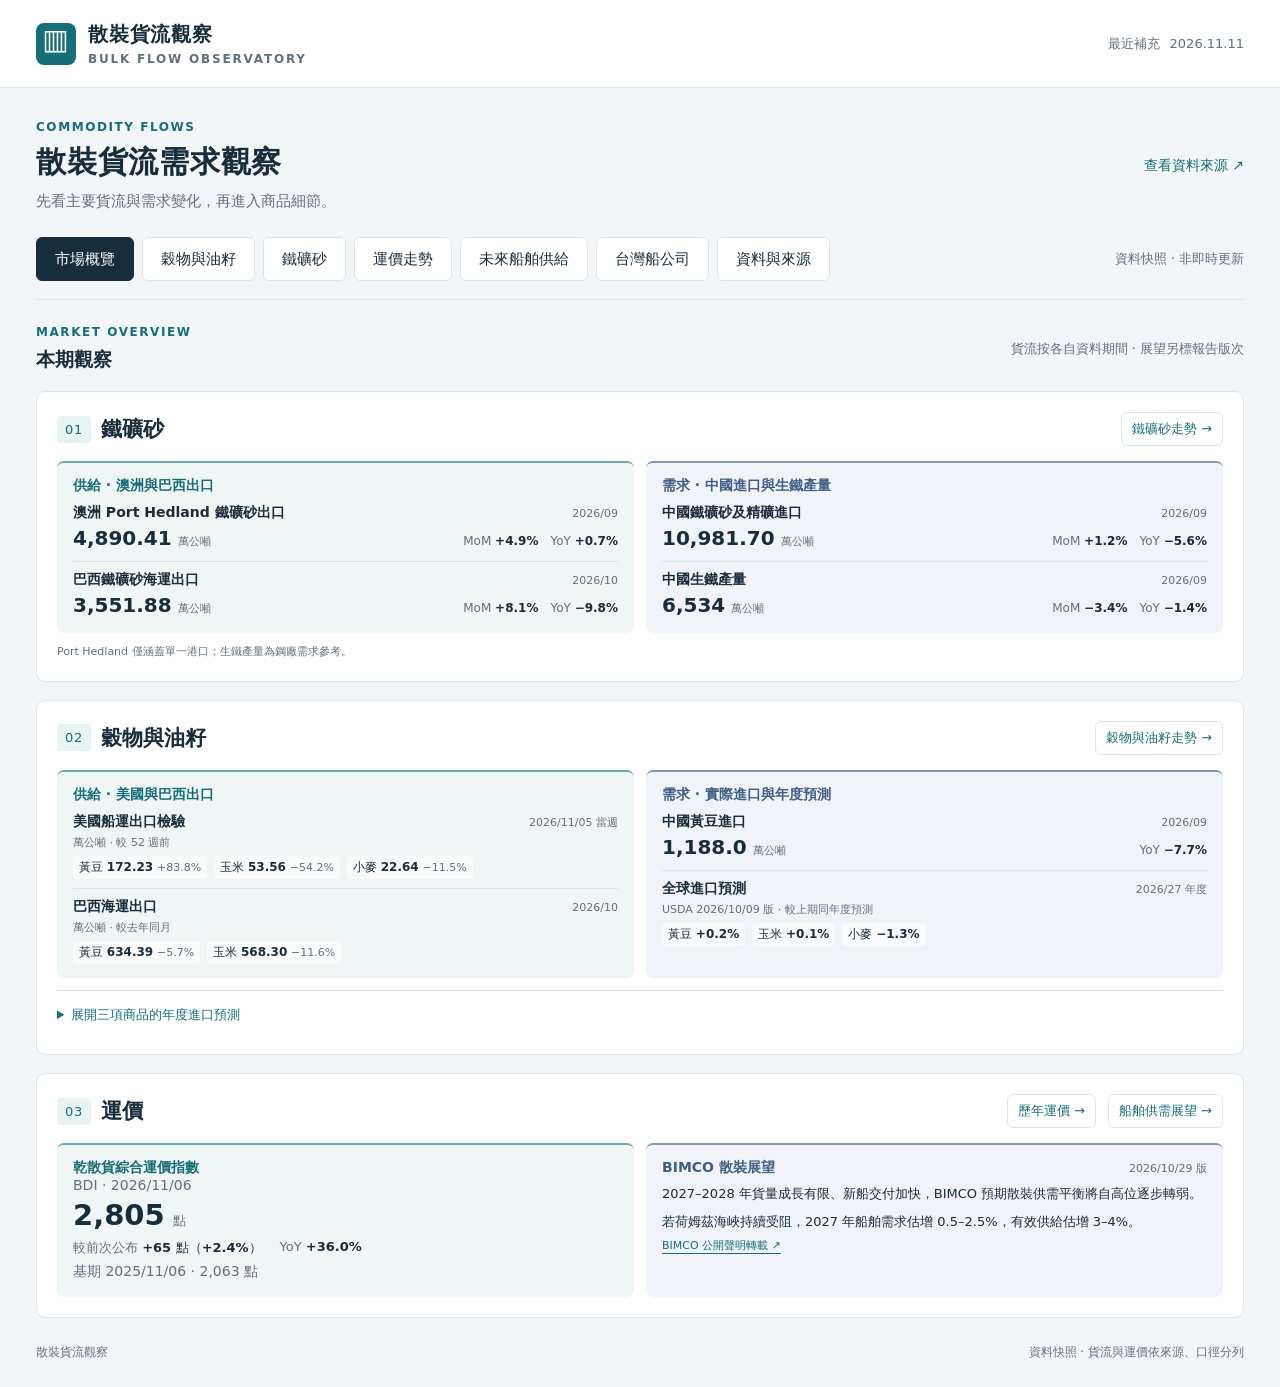
<file: index.html>
<!doctype html>
<html lang="zh-Hant"><head><meta charset="utf-8"><meta name="viewport" content="width=device-width,initial-scale=1"><title>散裝貨流需求觀察｜市場概覽</title><meta name="description" content="穀物、鐵礦砂出口與需求觀察。以官方資料快照追蹤美國、巴西、澳洲與中國的貨流。"><link rel="icon" type="image/svg+xml" href="data:image/svg+xml,%3Csvg xmlns='http://www.w3.org/2000/svg' viewBox='0 0 32 32'%3E%3Crect width='32' height='32' rx='7' fill='%23166e79'/%3E%3Cpath d='M7 23V17h4v6m3 0V12h4v11m3 0V7h4v16' stroke='white' stroke-width='2' fill='none'/%3E%3C/svg%3E"><link rel="stylesheet" href="style.css?v=all-data-20261109"><script defer src="data.js?v=us-grain-20261110"></script><script defer src="company-fleets-data.js?v=us-grain-20261110"></script><script defer src="app.js?v=us-grain-20261110"></script><script defer src="history-data.js?v=us-grain-20261110"></script><script defer src="hedland-history-data.js?v=us-grain-20261110"></script><script defer src="iron-history-data.js?v=us-grain-20261110"></script><script defer src="us-grain-history-data.js?v=us-grain-20261110"></script><script defer src="us-grain-history.js?v=us-grain-20261110"></script><script defer src="history.js?v=all-data-20261109"></script><script defer src="freight-indices.js?v=all-data-20261109"></script><script defer src="freight.js?v=all-data-20261109"></script><script defer src="supply-outlook-data.js?v=us-grain-20261110"></script><script defer src="supply-outlook.js?v=all-data-20261109"></script><link rel="stylesheet" href="grain-demand.css?v=grain-demand-order-20261111"><script defer src="grain-demand-data.js?v=demand-20261111"></script><script defer src="grain-demand.js?v=grain-demand-order-20261111"></script><link rel="stylesheet" href="overview-market.css?v=aligned-20261111"><script defer src="overview.js?v=market-overview-20261111"></script></head>
<body><header class="top"><div class="top-inner"><a class="brand" href="#"><span class="mark" aria-hidden="true">▥</span><span>散裝貨流觀察<small>BULK FLOW OBSERVATORY</small></span></a><div class="snapshot">最近補充 <strong>2026.11.11</strong></div></div></header>
<main><div class="title-line"><div><p class="eyebrow">COMMODITY FLOWS</p><h1>散裝貨流需求觀察</h1><p class="intro">先看主要貨流與需求變化，再進入商品細節。</p></div><a class="source-jump" href="#sources">查看資料來源 ↗</a></div>
<nav class="tabs" aria-label="網站導覽"><button type="button" data-view="overview" aria-pressed="true">市場概覽</button><button type="button" data-view="grain" aria-pressed="false">穀物與油籽</button><button type="button" data-view="iron" aria-pressed="false">鐵礦砂</button><button type="button" data-view="freight" aria-pressed="false">運價走勢</button><button type="button" data-view="supply" aria-pressed="false">未來船舶供給</button><button type="button" data-view="companies" aria-pressed="false">台灣船公司</button><button type="button" data-view="sources" aria-pressed="false">資料與來源</button><span>資料快照 · 非即時更新</span></nav><section id="overview" aria-label="市場概覽" hidden>
<div class="sectionline market-heading"><div><span class="eyebrow">MARKET OVERVIEW</span><h2>本期觀察</h2></div><span class="meta">貨流按各自資料期間 · 展望另標報告版次</span></div>
<div class="market-board">
  <section class="panel market-card" aria-labelledby="market-iron-title">
    <div class="market-card-head"><div class="overview-heading"><span class="overview-index" aria-hidden="true">01</span><h3 id="market-iron-title">鐵礦砂</h3></div><div class="market-links"><button type="button" data-open="iron">鐵礦砂走勢 →</button></div></div>
    <div class="market-split">
      <section class="market-side" aria-label="鐵礦砂供給"><h4>供給 · 澳洲與巴西出口</h4><div id="market-iron-supply"></div></section>
      <section class="market-side market-side-demand" aria-label="鐵礦砂需求"><h4>需求 · 中國進口與生鐵產量</h4><div id="market-iron-demand"></div></section>
    </div>
    <p class="market-footnote">Port Hedland 僅涵蓋單一港口；生鐵產量為鋼廠需求參考。</p>
  </section>
  <section class="panel market-card" aria-labelledby="market-grain-title">
    <div class="market-card-head"><div class="overview-heading"><span class="overview-index" aria-hidden="true">02</span><h3 id="market-grain-title">穀物與油籽</h3></div><div class="market-links"><button type="button" data-open="grain">穀物與油籽走勢 →</button></div></div>
    <div class="market-split">
      <section class="market-side" aria-label="穀物與油籽供給"><h4>供給 · 美國與巴西出口</h4><div id="market-grain-supply"></div></section>
      <section class="market-side market-side-demand" aria-label="穀物與油籽需求"><h4>需求 · 實際進口與年度預測</h4><div id="market-grain-demand"></div></section>
    </div>
    <details class="market-forecast-detail"><summary>展開三項商品的年度進口預測</summary><section id="grain-demand-overview" class="demand-overview" aria-label="全球穀物與油籽年度進口需求預測"></section></details>
  </section>
  <section class="panel market-card" aria-labelledby="market-freight-title">
    <div class="market-card-head"><div class="overview-heading"><span class="overview-index" aria-hidden="true">03</span><h3 id="market-freight-title">運價</h3></div><div class="market-links"><button type="button" data-open="freight">歷年運價 →</button><button type="button" data-open="supply">船舶供需展望 →</button></div></div>
    <div class="market-split market-freight-split">
      <section class="market-side" aria-label="BDI"><h4>乾散貨綜合運價指數</h4><div class="overview-item" id="overview-bdi"></div></section>
      <section class="market-side market-side-demand market-bimco" id="market-bimco" aria-label="BIMCO 散裝展望"></section>
    </div>
  </section>
</div>
</section>
<section id="grain" aria-labelledby="grain-page-title" hidden>
<div class="sectionline"><div><span class="eyebrow">GRAINS &amp; OILSEEDS / SUPPLY &amp; DEMAND</span><h2 id="grain-page-title">穀物與油籽 · 供給與需求</h2></div><span class="meta">依各來源保留資料頻率與期間</span></div>
<div class="grain-balance">
<section class="grain-side grain-supply-side" aria-labelledby="grain-supply-title">
<div class="grain-side-heading"><span class="eyebrow">SUPPLY / EXPORT FLOWS</span><h3 id="grain-supply-title">供給 · 美國、巴西</h3><p>追蹤美國週度出口檢驗與巴西月度海運出口</p></div>
<section class="panel grain-us-summary"><div class="sectionline"><h3>美國船運出口檢驗量</h3><span class="meta">截至 2026/11/05 當週 · 2026/11/10 取得</span></div><div class="metrics" id="us-metrics"></div></section>
<section class="panel history-panel" id="us-grain-history" aria-label="美國穀物與油籽近五年週度海運出口檢驗走勢"></section>
<div class="weekly-full"><section class="panel"><div class="sectionline"><h3>當週貨量比較</h3><span class="meta">萬公噸</span></div><div id="us-bars" class="horizontal"></div><p class="note">USDA FGIS · 僅 SHIP 海運出口檢驗。WoW 對比 2026/10/29；YoY 對比 2025/11/06（相隔 52 週）。近 4 週平均涵蓋 10/15、10/22、10/29、11/05，含本週。卡片與美國折線圖使用同一份官方週資料。</p></section></div>
<section class="panel history-panel" id="grain-history" aria-label="穀物與油籽近五年月度走勢"></section>
</section>
<section id="grain-demand-side" class="grain-side grain-demand-side" aria-labelledby="grain-demand-title">
<div class="grain-side-heading"><span class="eyebrow">DEMAND / IMPORTS &amp; CONSUMPTION</span><h3 id="grain-demand-title">需求 · 進口與消耗</h3><p>追蹤中國黃豆月度進口，搭配年度消耗與庫存</p></div>
<div id="grain-demand"></div>
</section>
</div>
<div class="notice"><strong>比較方式</strong><span>MoM = 較上月；YoY = 較去年同月。美國使用週度海運出口檢驗量，顯示 WoW、52 週 YoY；巴西使用月度海關海運出口量，顯示 MoM、YoY。兩者頻率與統計口徑不同，分圖呈現。巴西採相同商品與海運口徑；月增率未經季節調整，基期為零不計增減率。</span></div></section>
<section id="iron" hidden aria-label="鐵礦砂供給與需求"><div class="sectionline"><div><span class="eyebrow">IRON ORE / SUPPLY &amp; DEMAND</span><h2>鐵礦砂 · 供給與需求</h2></div><span class="meta">來源核對 2026/11/09 · 各項資料月份分列</span></div><div class="iron-balance"><section class="iron-side iron-supply-side" aria-labelledby="iron-supply-title"><div class="iron-side-heading"><span class="eyebrow">SUPPLY / EXPORT FLOWS</span><h2 id="iron-supply-title">供給 · 澳洲、巴西</h2><p>觀察主要裝船地的出口貨流</p></div><div class="iron-supply-cards" id="iron-supply-metrics"></div><section class="panel history-panel" id="hedland-history" aria-label="Port Hedland 近五年度鐵礦砂出口走勢"></section><section class="panel history-panel" id="iron-history" aria-label="鐵礦砂近五年月度走勢"></section><details class="iron-extra"><summary>其他供給參考 · Vale 礦商生產與銷售</summary><section class="panel"><div class="sectionline"><h3>供給端 · Vale</h3><span class="badge">季度</span></div><p class="meta">2026 Q3 · 百萬噸（10/29 公布）</p><div class="stat-row"><span>鐵礦砂產量</span><strong>88.4</strong></div><p class="change-line">YoY <b>−6.4%</b> · MoM 不適用季度資料</p><div class="stat-row"><span>鐵礦砂銷量</span><strong>86.3</strong></div><p class="change-line">YoY <b>+0.3%</b> · MoM 不適用季度資料</p><p class="note">單一礦商數據，非全球供給合計。產量沿用公司總口徑（含第三方採購）；YoY 依報告原值計算。Q3 起生產銷售併入季度報告。</p><a class="source-link" href="https://www.sec.gov/Archives/edgar/data/917851/000129281426005058/vale20261029_6k.htm" target="_blank" rel="noopener">季度報告 · 生產與銷售表 ↗</a></section></details></section><section class="iron-side iron-demand-side" aria-labelledby="iron-demand-title"><div class="iron-side-heading"><span class="eyebrow">DEMAND / IMPORT FLOWS</span><h2 id="iron-demand-title">需求 · 中國</h2><p>觀察進口採購與鋼廠生產</p></div><div id="iron-demand-metrics"></div><section class="panel"><div class="sectionline"><h3>鋼廠生產 · 需求參考</h3><span class="badge">月度</span></div><p class="meta">2026 年 9 月 · 萬噸（10/19 公布）</p><div class="stat-row"><span>生鐵產量</span><strong>6,534</strong></div><p class="change-line">MoM <b>−3.4%</b> · YoY <b>−1.4%</b></p><div class="stat-row"><span>粗鋼產量</span><strong>7,359</strong></div><p class="change-line">MoM <b>−1.4%</b> · YoY <b>+0.1%</b></p><p class="note">鋼鐵生產是需求代理指標。MoM 以未季調月產量計算；YoY 採官方公布值。<a href="https://www.stats.gov.cn/zwfwck/sjfb/202609/t20260915_1965308.html" target="_blank" rel="noopener">8 月基期</a>。</p><a class="source-link" href="https://www.stats.gov.cn/zwfwck/sjfb/202610/t20261019_1965617.html" target="_blank" rel="noopener">中國國家統計局 ↗</a></section><div class="panel iron-reading"><h3>如何理解進口需求</h3><p class="note">中國進口量反映境外採購與到港貨流，也可能用於補庫存。須搭配生鐵產量與港口庫存，才能判斷鋼廠實際需求。</p><p class="note">巴西「運往中國」仍屬巴西出口貨流，放在供給欄；出港與到港存在時間差，不能直接視為中國當月進口。</p></div></section></div><div class="notice"><strong>兩側資料不可直接相減</strong><span>Port Hedland 僅涵蓋單一港口，巴西為全國海運出口，中國為全國進口；期間與涵蓋範圍不同，不構成完整供需平衡。</span></div></section>
<section id="freight" hidden aria-label="運價走勢"><div class="sectionline"><div><span class="eyebrow">FREIGHT / SEASONAL COMPARISON</span><h2 id="freight-title">BDI 歷年同期走勢</h2></div><span class="meta">日度 · 2022–2026 · 指數點數</span></div><div class="freight-choice"><label for="freight-index">選擇指數 <select id="freight-index"><option value="BDI">BDI · 乾散貨綜合指數</option><option value="BCI">BCI · 海岬型指數</option><option value="BPI">BPI · 巴拿馬型指數</option><option value="BSI">BSI · 超輕便型指數</option></select></label><span class="meta">一次顯示一個指數 · 比較各年度同期走勢</span></div><div class="metrics" id="freight-metrics"></div><section class="panel freight-panel"><div class="sectionline"><h3>把每一年放在同一條月份軸上</h3><span class="meta">點選年份可顯示／隱藏曲線</span></div><div class="freight-legend" id="freight-legend" aria-label="選擇比較年份"></div><div class="freight-scroll" tabindex="0" role="region" aria-label="所選運價指數歷年折線圖；窄螢幕可橫向捲動"><div id="freight-chart"></div></div><div class="freight-inspect"><label for="freight-day">對照日期 <strong id="freight-day-label"></strong></label><input id="freight-day" type="range" min="0" max="365" aria-label="選擇月份與日期"><div id="freight-values" class="freight-values" aria-live="polite"></div></div><p class="note">依月／日對齊，保留閏年 2/29。曲線連接實際公布值，未補造非公布日數據；已辨識的缺漏日期及超過 7 天的資料間隔斷線。2026 年只畫到 11/06（最新已取得交易日）；來源週末沿用值不當作新公布日。下方對照採選定日期當日或之前最近一筆（最多回溯 7 天），並列出實際日期。YoY = 本期指數 ÷ 去年基期 − 1，以各欄實際公布日對比去年同月同日；若去年當日未公布，往前取最近一筆，最多回溯 7 天。2/29 對比去年 2/28；缺基期顯示「—」。</p><details><summary>資料來源、核對與下載</summary><div id="freight-source"></div></details></section><div class="notice"><strong>指數與實際運費不同</strong><span>BDI 觀察乾散貨整體運價；BCI、BPI、BSI 分別觀察不同船型。各指數皆為點數，並非美元／日租金，指數高低也不代表不同船型的實際租金高低。</span></div></section><section id="supply" hidden aria-label="未來船舶供給與供需平衡">
<div class="sectionline"><div><span class="eyebrow">DRY BULK / FORWARD SUPPLY &amp; DEMAND</span><h2>未來船舶供給與供需平衡</h2></div><span class="meta">預測期間 2027 年起 · 核對 2026/11/09</span></div>
<p class="intro">拆船減少運力，新船交付增加運力；再看需求能否吸收新增供給。</p>
<div class="supply-takeaway"><div><span class="eyebrow">BIMCO · 2026 年 10 月版</span><h3>2027–2028：供給增速預期高於需求，供需平衡趨弱</h3><p>這是市場方向預測，並非當期已出現的運力過剩量。</p></div><a href="https://www.bimco.org/news-insights/market-analysis/shipping-market-overview-and-outlook/2026/20261029-smoo-bulk/" target="_blank" rel="noopener">報告與發布日期 ↗</a></div>
<div class="supply-pair">
<section class="panel supply-quantity" aria-labelledby="supply-recycling-title"><div class="sectionline"><h3 id="supply-recycling-title">01 · 未來拆船預期</h3><span class="supply-label forecast">BIMCO · 2026/01 報告版次</span></div><span class="meta">2027 全年 · 全球散裝船</span><strong class="supply-big">770<span>萬 DWT</span></strong><p>預期退出的船舶載重能力。</p><div class="supply-fact"><span>資料狀態</span><strong>原始報告數值已核對</strong></div><p class="note">採用目前已取得且可直接核對的 BIMCO 年度拆船預測，出自一月版第 10 頁。一月版預測至 2027 年；770 萬 DWT 屬較早預測，不代表十月版估計。</p><div class="supply-links"><a href="https://cyprusshippingnews.com/wp-content/uploads/2026/01/Dry-Bulk-Shipping-Market-Overview-Outlook-January-2026.pdf#page=10" target="_blank" rel="noopener">BIMCO 原始 PDF · 第 10 頁 ↗</a><a href="https://www.bimco.org/news-insights/market-analysis/shipping-market-overview-and-outlook/2026/20260129-smoo-bulk/" target="_blank" rel="noopener">BIMCO 一月版官方頁 ↗</a></div></section>
<section class="panel supply-quantity" aria-labelledby="supply-delivery-title"><div class="sectionline"><h3 id="supply-delivery-title">02 · 新增運力預期</h3><span class="supply-label forecast">2026/10 報告版次 · 媒體轉述</span></div><span class="meta">2027 全年 · 全球散裝船新船交付</span><strong class="supply-big">5,170<span>萬 DWT</span></strong><p>交付後投入船隊的新船載重能力。</p><div class="supply-fact"><span>2028 年交付運力預測</span><strong>5,410 萬 DWT</strong></div><p class="note">兩篇媒體報導均引述 BIMCO 十月版並列出上述預測；原始 PDF 表格尚未取得。交付運力為新增總量，尚未扣除拆船。</p><div class="supply-links"><a href="https://www.fbjna.com/bulker-supply-to-outpace-demand-bimco/" target="_blank" rel="noopener">FBJNA · 2026/10/30 ↗</a><a href="https://marinereport.com/news/chinese-yards-take-90-dry-bulk-orders-ahead-us-port-fees-return" target="_blank" rel="noopener">Marine &amp; Industrial Report ↗</a></div></section>
</div>
<div class="supply-net"><div><span>BIMCO · 拆船採一月版，交付採十月版</span><strong>淨增運力暫不計算</strong></div><p>兩項預測的報告版本不同，不能直接相減作為最新淨增運力。下方供需平衡圖統一採十月版情境。</p></div>
<section class="panel supply-block" aria-labelledby="supply-balance-title"><div class="sectionline"><div><span class="eyebrow">BIMCO · OCTOBER 2026</span><h3 id="supply-balance-title">03 · 綜合供需平衡</h3></div><span class="supply-label">2026/10/29 發布 · 同版本比較</span></div>
<div class="supply-balance-controls"><div class="segmented" aria-label="BIMCO 荷姆茲預測情境"><button type="button" data-supply-scenario="closed" aria-pressed="true">荷姆茲持續受阻</button><button type="button" data-supply-scenario="open" aria-pressed="false">2027 年起恢復通行</button></div><span class="meta">年增率 · 全球散裝航運</span></div>
<p id="supply-scenario-note" class="note"></p><div class="supply-chart-legend"><span><i class="demand"></i>船舶需求增長</span><span><i class="capacity"></i>有效供給增長</span></div><div id="supply-balance-chart"></div>
<div class="table-wrap"><table class="supply-balance-table"><thead><tr><th>預測年度</th><th>船舶需求增長</th><th>有效供給增長</th><th>平衡方向</th></tr></thead><tbody id="supply-balance-rows"></tbody></table></div>
<p class="note">需求納入貨量與航程影響；有效供給還受航速及船舶可用程度影響，與新船交付 DWT 不同。條段表示預測上下限，並非機率或信賴區間。判斷採 BIMCO 原文，不把兩項增長率之差當成運力過剩比例。</p>
<p class="note">供需情境來源：BIMCO 十月展望公開聲明，由 Cyprus Shipping News 於 2026/11/02 轉載。新船交付運力另採上方媒體報導；完整 PDF 尚未取得。</p><div class="supply-links"><a href="https://www.bimco.org/news-insights/market-analysis/shipping-market-overview-and-outlook/2026/20261029-smoo-bulk/" target="_blank" rel="noopener">BIMCO 官方報告頁 ↗</a><a href="https://cyprusshippingnews.com/2026/11/02/bimco-dry-bulk-shipping-market-overview-outlook-3/" target="_blank" rel="noopener">BIMCO 公開聲明轉載 ↗</a></div></section>
<details class="panel supply-block supply-provenance"><summary>資料版本與引用方式</summary><ul><li>拆船運力：採用本次已取得且能核對的 BIMCO 一月版原始 PDF，第 10 頁；2027 年為 770 萬 DWT。這是較早預測，不標示為十月版估計。</li><li>新船交付運力：FBJNA 與 Marine &amp; Industrial Report 引述 BIMCO 十月版；2027、2028 年分別為 5,170、5,410 萬 DWT，原始 PDF 表格尚未核對。</li><li>供需平衡：BIMCO 十月版公開聲明轉載；恢復通行情境的 2027 年區間依原文各增加 1 個百分點換算。</li><li>拆船資料維持 BIMCO 來源。取得較新版、可核對的逐年數值後，再取代一月版；不以其他機構數字代填。</li><li>本頁為報告快照，非自動更新；缺值不視為零，不跨版本計算淨增運力。</li></ul><a href="fleet-supply-sources.json" download>下載本頁數據及來源紀錄 ↓</a></details>
</section><section id="companies" hidden aria-label="台灣船公司"><div class="sectionline"><div><span class="eyebrow">TAIWAN / FLEET COMPARISON</span><h2>台灣七家散裝船公司</h2></div><span class="meta">整理／查閱日期：2026/11/09</span></div><p class="company-intro">依官方資料列出各船型艘數；在建船另註。裕民採含在建船的官網合計口徑，與其他公司不可直接加總比較。資料基準日與文件發布日分別標示；官網查閱日期不代表船隊更新日期。</p><section class="panel company-panel"><div class="table-wrap matrix-wrap" tabindex="0" role="region" aria-label="乾散貨船型，可左右捲動"><table class="fleet-matrix"><caption>乾散貨船型 <span>單位：艘</span></caption><thead><tr><th scope="col">公司</th><th scope="col">VLOC<small>礦砂船</small></th><th scope="col">Capesize<small>含 Newcastlemax</small></th><th scope="col">Panamax／<br>Kamsarmax<small>合併列示</small></th><th scope="col">Supramax<small>超輕便型</small></th><th scope="col">Ultramax<small>極限靈便型</small></th><th scope="col">Handysize<small>含 Handy</small></th><th scope="col">Small Handy<small>小型輕便船</small></th><th scope="col">其他散裝<small>4.3 萬噸級</small></th><th scope="col">資料時間</th></tr></thead><tbody><tr><th scope="row"><strong>裕民</strong><span class="company-code">2606</span><small>U-Ming</small></th><td class="matrix-value">2</td><td class="matrix-value">31</td><td class="matrix-value">24</td><td class="matrix-value"><span class="matrix-na" aria-label="未另列或未確認，非零">—</span></td><td class="matrix-value">18</td><td class="matrix-value"><span class="matrix-na" aria-label="未另列或未確認，非零">—</span></td><td class="matrix-value"><span class="matrix-na" aria-label="未另列或未確認，非零">—</span></td><td class="matrix-value"><span class="matrix-na" aria-label="未另列或未確認，非零">—</span></td><td class="matrix-date"><strong class="company-date">官網未標示基準日</strong><small>查閱：2026/11/09</small></td></tr><tr><th scope="row"><strong>慧洋-KY</strong><span class="company-code">2637</span><small>Wisdom Marine</small></th><td class="matrix-value"><span class="matrix-na" aria-label="未另列或未確認，非零">—</span></td><td class="matrix-value"><span class="matrix-na" aria-label="未另列或未確認，非零">—</span></td><td class="matrix-value">35</td><td class="matrix-value">27</td><td class="matrix-value"><span class="matrix-na" aria-label="未另列或未確認，非零">—</span></td><td class="matrix-value">42</td><td class="matrix-value">22</td><td class="matrix-value"><span class="matrix-na" aria-label="未另列或未確認，非零">—</span></td><td class="matrix-date"><strong class="company-date">船隊逐船列表 · 最後列示更新 2026/10/05</strong><small>查閱：2026/11/09</small></td></tr><tr><th scope="row"><strong>中航</strong><span class="company-code">2612</span><small>CMT</small></th><td class="matrix-value"><span class="matrix-na" aria-label="未另列或未確認，非零">—</span></td><td class="matrix-value">13</td><td class="matrix-value"><span class="matrix-na" aria-label="未另列或未確認，非零">—</span></td><td class="matrix-value"><span class="matrix-na" aria-label="未另列或未確認，非零">—</span></td><td class="matrix-value"><span class="matrix-na" aria-label="未另列或未確認，非零">—</span></td><td class="matrix-value"><span class="matrix-na" aria-label="未另列或未確認，非零">—</span></td><td class="matrix-value"><span class="matrix-na" aria-label="未另列或未確認，非零">—</span></td><td class="matrix-value"><span class="matrix-na" aria-label="未另列或未確認，非零">—</span></td><td class="matrix-date"><strong class="company-date">官網未標示基準日</strong><small>查閱：2026/11/09</small></td></tr><tr><th scope="row"><strong>新興</strong><span class="company-code">2605</span><small>Sincere Navigation</small></th><td class="matrix-value">1</td><td class="matrix-value">7</td><td class="matrix-value">4</td><td class="matrix-value"><span class="matrix-na" aria-label="未另列或未確認，非零">—</span></td><td class="matrix-value"><span class="matrix-na" aria-label="未另列或未確認，非零">—</span></td><td class="matrix-value"><span class="matrix-na" aria-label="未另列或未確認，非零">—</span></td><td class="matrix-value"><span class="matrix-na" aria-label="未另列或未確認，非零">—</span></td><td class="matrix-value"><span class="matrix-na" aria-label="未另列或未確認，非零">—</span></td><td class="matrix-date"><strong class="company-date">官網現況 · 未標示基準日</strong><small>查閱：2026/11/09</small></td></tr><tr><th scope="row"><strong>台航</strong><span class="company-code">2617</span><small>Taiwan Navigation</small></th><td class="matrix-value"><span class="matrix-na" aria-label="未另列或未確認，非零">—</span></td><td class="matrix-value"><span class="matrix-na" aria-label="未另列或未確認，非零">—</span></td><td class="matrix-value">9</td><td class="matrix-value">10</td><td class="matrix-value"><span class="matrix-na" aria-label="未另列或未確認，非零">—</span></td><td class="matrix-value">4</td><td class="matrix-value"><span class="matrix-na" aria-label="未另列或未確認，非零">—</span></td><td class="matrix-value"><span class="matrix-na" aria-label="未另列或未確認，非零">—</span></td><td class="matrix-date"><strong class="company-date">官網未標示基準日</strong><small>查閱：2026/11/09</small></td></tr><tr><th scope="row"><strong>四維航</strong><span class="company-code">5608</span><small>Shih Wei Navigation</small></th><td class="matrix-value"><span class="matrix-na" aria-label="未另列或未確認，非零">—</span></td><td class="matrix-value"><span class="matrix-na" aria-label="未另列或未確認，非零">—</span></td><td class="matrix-value">3</td><td class="matrix-value"><span class="matrix-na" aria-label="未另列或未確認，非零">—</span></td><td class="matrix-value">5</td><td class="matrix-value">15</td><td class="matrix-value"><span class="matrix-na" aria-label="未另列或未確認，非零">—</span></td><td class="matrix-value"><span class="matrix-na" aria-label="未另列或未確認，非零">—</span></td><td class="matrix-date"><strong class="company-date">官網未標示基準日</strong><small>查閱：2026/11/09</small></td></tr><tr><th scope="row"><strong>正德</strong><span class="company-code">2641</span><small>Franbo Lines</small></th><td class="matrix-value"><span class="matrix-na" aria-label="未另列或未確認，非零">—</span></td><td class="matrix-value">1</td><td class="matrix-value">3</td><td class="matrix-value"><span class="matrix-na" aria-label="未另列或未確認，非零">—</span></td><td class="matrix-value">2</td><td class="matrix-value">6</td><td class="matrix-value"><span class="matrix-na" aria-label="未另列或未確認，非零">—</span></td><td class="matrix-value">1</td><td class="matrix-date"><strong class="company-date">官網未標示基準日</strong><small>查閱：2026/11/09</small></td></tr></tbody></table></div><p class="note">「—」表示來源未另列或未確認，不代表 0 艘。Panamax／Kamsarmax 因部分來源未拆分而合列；其他分類沿用來源。裕民含在建船，其餘已知另列的新造船不加進主表。</p></section><section class="panel company-panel matrix-other"><div class="table-wrap matrix-wrap" tabindex="0" role="region" aria-label="其他船型，可左右捲動"><table class="fleet-matrix"><caption>其他船型 <span>單位：艘</span></caption><thead><tr><th scope="col">公司</th><th scope="col">水泥船</th><th scope="col">油輪<small>含 VLCC</small></th><th scope="col">LNG 船</th><th scope="col">CSOV</th><th scope="col">CTV</th><th scope="col">多用途船</th><th scope="col">一般雜貨船</th><th scope="col">客船／<br>客貨輪</th><th scope="col">拖船</th><th scope="col">引水船</th><th scope="col">未細分<small>其他船型</small></th></tr></thead><tbody><tr><th scope="row"><strong>裕民</strong><span class="company-code">2606</span><small>U-Ming</small></th><td class="matrix-value">4</td><td class="matrix-value">4</td><td class="matrix-value">1</td><td class="matrix-value">2</td><td class="matrix-value">6</td><td class="matrix-value"><span class="matrix-na" aria-label="未另列或未確認，非零">—</span></td><td class="matrix-value"><span class="matrix-na" aria-label="未另列或未確認，非零">—</span></td><td class="matrix-value"><span class="matrix-na" aria-label="未另列或未確認，非零">—</span></td><td class="matrix-value"><span class="matrix-na" aria-label="未另列或未確認，非零">—</span></td><td class="matrix-value"><span class="matrix-na" aria-label="未另列或未確認，非零">—</span></td><td class="matrix-value"><span class="matrix-na" aria-label="未另列或未確認，非零">—</span></td></tr><tr><th scope="row"><strong>慧洋-KY</strong><span class="company-code">2637</span><small>Wisdom Marine</small></th><td class="matrix-value"><span class="matrix-na" aria-label="未另列或未確認，非零">—</span></td><td class="matrix-value"><span class="matrix-na" aria-label="未另列或未確認，非零">—</span></td><td class="matrix-value"><span class="matrix-na" aria-label="未另列或未確認，非零">—</span></td><td class="matrix-value"><span class="matrix-na" aria-label="未另列或未確認，非零">—</span></td><td class="matrix-value"><span class="matrix-na" aria-label="未另列或未確認，非零">—</span></td><td class="matrix-value"><span class="matrix-na" aria-label="未另列或未確認，非零">—</span></td><td class="matrix-value"><span class="matrix-na" aria-label="未另列或未確認，非零">—</span></td><td class="matrix-value"><span class="matrix-na" aria-label="未另列或未確認，非零">—</span></td><td class="matrix-value"><span class="matrix-na" aria-label="未另列或未確認，非零">—</span></td><td class="matrix-value"><span class="matrix-na" aria-label="未另列或未確認，非零">—</span></td><td class="matrix-value">2</td></tr><tr><th scope="row"><strong>中航</strong><span class="company-code">2612</span><small>CMT</small></th><td class="matrix-value"><span class="matrix-na" aria-label="未另列或未確認，非零">—</span></td><td class="matrix-value"><span class="matrix-na" aria-label="未另列或未確認，非零">—</span></td><td class="matrix-value"><span class="matrix-na" aria-label="未另列或未確認，非零">—</span></td><td class="matrix-value"><span class="matrix-na" aria-label="未另列或未確認，非零">—</span></td><td class="matrix-value"><span class="matrix-na" aria-label="未另列或未確認，非零">—</span></td><td class="matrix-value"><span class="matrix-na" aria-label="未另列或未確認，非零">—</span></td><td class="matrix-value"><span class="matrix-na" aria-label="未另列或未確認，非零">—</span></td><td class="matrix-value"><span class="matrix-na" aria-label="未另列或未確認，非零">—</span></td><td class="matrix-value"><span class="matrix-na" aria-label="未另列或未確認，非零">—</span></td><td class="matrix-value"><span class="matrix-na" aria-label="未另列或未確認，非零">—</span></td><td class="matrix-value"><span class="matrix-na" aria-label="未另列或未確認，非零">—</span></td></tr><tr><th scope="row"><strong>新興</strong><span class="company-code">2605</span><small>Sincere Navigation</small></th><td class="matrix-value"><span class="matrix-na" aria-label="未另列或未確認，非零">—</span></td><td class="matrix-value">3</td><td class="matrix-value"><span class="matrix-na" aria-label="未另列或未確認，非零">—</span></td><td class="matrix-value"><span class="matrix-na" aria-label="未另列或未確認，非零">—</span></td><td class="matrix-value"><span class="matrix-na" aria-label="未另列或未確認，非零">—</span></td><td class="matrix-value"><span class="matrix-na" aria-label="未另列或未確認，非零">—</span></td><td class="matrix-value"><span class="matrix-na" aria-label="未另列或未確認，非零">—</span></td><td class="matrix-value"><span class="matrix-na" aria-label="未另列或未確認，非零">—</span></td><td class="matrix-value"><span class="matrix-na" aria-label="未另列或未確認，非零">—</span></td><td class="matrix-value"><span class="matrix-na" aria-label="未另列或未確認，非零">—</span></td><td class="matrix-value"><span class="matrix-na" aria-label="未另列或未確認，非零">—</span></td></tr><tr><th scope="row"><strong>台航</strong><span class="company-code">2617</span><small>Taiwan Navigation</small></th><td class="matrix-value"><span class="matrix-na" aria-label="未另列或未確認，非零">—</span></td><td class="matrix-value">3</td><td class="matrix-value"><span class="matrix-na" aria-label="未另列或未確認，非零">—</span></td><td class="matrix-value"><span class="matrix-na" aria-label="未另列或未確認，非零">—</span></td><td class="matrix-value"><span class="matrix-na" aria-label="未另列或未確認，非零">—</span></td><td class="matrix-value"><span class="matrix-na" aria-label="未另列或未確認，非零">—</span></td><td class="matrix-value"><span class="matrix-na" aria-label="未另列或未確認，非零">—</span></td><td class="matrix-value">1</td><td class="matrix-value">9</td><td class="matrix-value">2</td><td class="matrix-value"><span class="matrix-na" aria-label="未另列或未確認，非零">—</span></td></tr><tr><th scope="row"><strong>四維航</strong><span class="company-code">5608</span><small>Shih Wei Navigation</small></th><td class="matrix-value"><span class="matrix-na" aria-label="未另列或未確認，非零">—</span></td><td class="matrix-value"><span class="matrix-na" aria-label="未另列或未確認，非零">—</span></td><td class="matrix-value"><span class="matrix-na" aria-label="未另列或未確認，非零">—</span></td><td class="matrix-value"><span class="matrix-na" aria-label="未另列或未確認，非零">—</span></td><td class="matrix-value"><span class="matrix-na" aria-label="未另列或未確認，非零">—</span></td><td class="matrix-value">1</td><td class="matrix-value"><span class="matrix-na" aria-label="未另列或未確認，非零">—</span></td><td class="matrix-value">1</td><td class="matrix-value"><span class="matrix-na" aria-label="未另列或未確認，非零">—</span></td><td class="matrix-value"><span class="matrix-na" aria-label="未另列或未確認，非零">—</span></td><td class="matrix-value"><span class="matrix-na" aria-label="未另列或未確認，非零">—</span></td></tr><tr><th scope="row"><strong>正德</strong><span class="company-code">2641</span><small>Franbo Lines</small></th><td class="matrix-value"><span class="matrix-na" aria-label="未另列或未確認，非零">—</span></td><td class="matrix-value"><span class="matrix-na" aria-label="未另列或未確認，非零">—</span></td><td class="matrix-value"><span class="matrix-na" aria-label="未另列或未確認，非零">—</span></td><td class="matrix-value"><span class="matrix-na" aria-label="未另列或未確認，非零">—</span></td><td class="matrix-value"><span class="matrix-na" aria-label="未另列或未確認，非零">—</span></td><td class="matrix-value">3</td><td class="matrix-value">2</td><td class="matrix-value"><span class="matrix-na" aria-label="未另列或未確認，非零">—</span></td><td class="matrix-value"><span class="matrix-na" aria-label="未另列或未確認，非零">—</span></td><td class="matrix-value"><span class="matrix-na" aria-label="未另列或未確認，非零">—</span></td><td class="matrix-value"><span class="matrix-na" aria-label="未另列或未確認，非零">—</span></td></tr></tbody></table></div><p class="note">資料時間同上表；油輪合併列示，詳細船型、代管與在建數見下方說明。</p></section><details class="panel matrix-details"><summary>各公司資料口徑、在建船與官方來源</summary><div class="matrix-sources"><div class="matrix-source"><strong>裕民</strong><p>官網船型合計 92 艘，含合資及在建船；各船型的現役／在建數未拆分。海岬型 31 艘、Ultramax 18 艘。不能將全部數字視為已投入營運。</p><a href="https://www.uming.com.tw/fleet/Overview.aspx" target="_blank" rel="noopener">官方船隊概況 ↗</a></div><div class="matrix-source"><strong>慧洋-KY</strong><p>官網現有逐船列表 128 艘：自有 118、代管 10。Panamax 33＋2、Supramax 25＋2、Handy 39＋3、Small Handy 19＋3、其他自有 2；不含未列入現有船隊的新造船。來源列示最近一筆更新為 2026/10/05，不代表每艘船都在該日更新。</p><a href="https://www.wisdomlines.com.tw/about/current_fleet" target="_blank" rel="noopener">官方現有船隊逐船列表 ↗</a></div><div class="matrix-source"><strong>中航</strong><p>官網具名船 13 艘（含 Newcastlemax）；新增具名船「中華卓越」。另列 7 艘船號新船，未加進主表；不僅依建造年份推定已交船。</p><a href="https://cmt.tw/ch/fleet/?mode=list" target="_blank" rel="noopener">官方船隊列表 ↗</a></div><div class="matrix-source"><strong>新興</strong><p>官網列示乾散貨 12 艘（Kamsarmax 4、Capesize 7、VLOC 1）、VLCC 3 艘，共 15 艘。本次以官網現況取代 2025 Q3 法說快照；購船公告不視為已交付或已列入船隊。</p><a href="https://www.snc.com.tw/" target="_blank" rel="noopener">官方船隊概況 ↗</a></div><div class="matrix-source"><strong>台航</strong><p>官網營運船隊逐筆計數：Kamsarmax 9、Supramax 10、Handysize 4，乾散貨 23 艘。沿用官網 Supramax 分類，未另拆 Ultramax；油輪 3 艘為代營。</p><a href="https://www.taiwanline.com.tw/Fleet" target="_blank" rel="noopener">官方營運船隊 ↗</a></div><div class="matrix-source"><strong>四維航</strong><p>沿用官網分類：Kamsarmax 1、Panamax 2（主表合列 3）、Ultramax 5、Handysize 15，乾散貨 23 艘。另多用途船 1、沿海客輪 1。</p><a href="https://www.swnav.com.tw/" target="_blank" rel="noopener">官方船型分類 ↗</a></div><div class="matrix-source"><strong>正德</strong><p>官網逐船列示 18 艘：散裝 13、其他 5。依 DWT 歸類：Capesize 1、Kamsarmax 3、Ultramax 2、約 4 萬噸級 6；另 4.3 萬噸級 SINOWAY LILY 1 艘單列。未宣稱全數自有。</p><a href="https://www.franbo.com.tw/product_list" target="_blank" rel="noopener">官方船隊列表 ↗</a></div></div></details><div class="notice"><strong>如何對照運價</strong><span>Capesize 可參考 BCI，Panamax／Kamsarmax 可參考 BPI，Supramax／Ultramax 可參考 BSI，Handysize 可參考 BHSI。這是船型對照，不代表個別租約報價；VLOC 應另看專屬航線與合約。BHSI 尚未接入本站圖表。</span></div><p class="note">未另列不等於沒有。各來源日期與自有、代管、合資、在建口徑不同，本頁不據此計算排名或市佔率。</p><div class="overview-actions"><button type="button" data-open="freight">查看運價走勢 →</button></div></section><section id="sources" class="panel sources" hidden><div class="sectionline"><div><span class="eyebrow">SOURCE REGISTER</span><h2>資料覆蓋與取得狀態</h2></div><span class="meta">資料取得紀錄 · 最近補充 2026/11/11</span></div><div class="table-wrap"><table><thead><tr><th>資料／來源</th><th>頻率</th><th>本頁期間</th><th>目前狀態</th></tr></thead><tbody id="source-rows"></tbody></table></div><p class="note">本頁使用已取得的靜態快照，沒有背景自動更新。<a href="update-audit.json" download>下載 2026/11/09 更新與查核紀錄 ↓</a>。來源發布頻率不代表本頁已有全部歷史；缺資料不視為零。</p></section><footer><span>散裝貨流觀察</span><span>資料快照 · 貨流與運價依來源、口徑分列</span></footer></main></body></html>
</file>
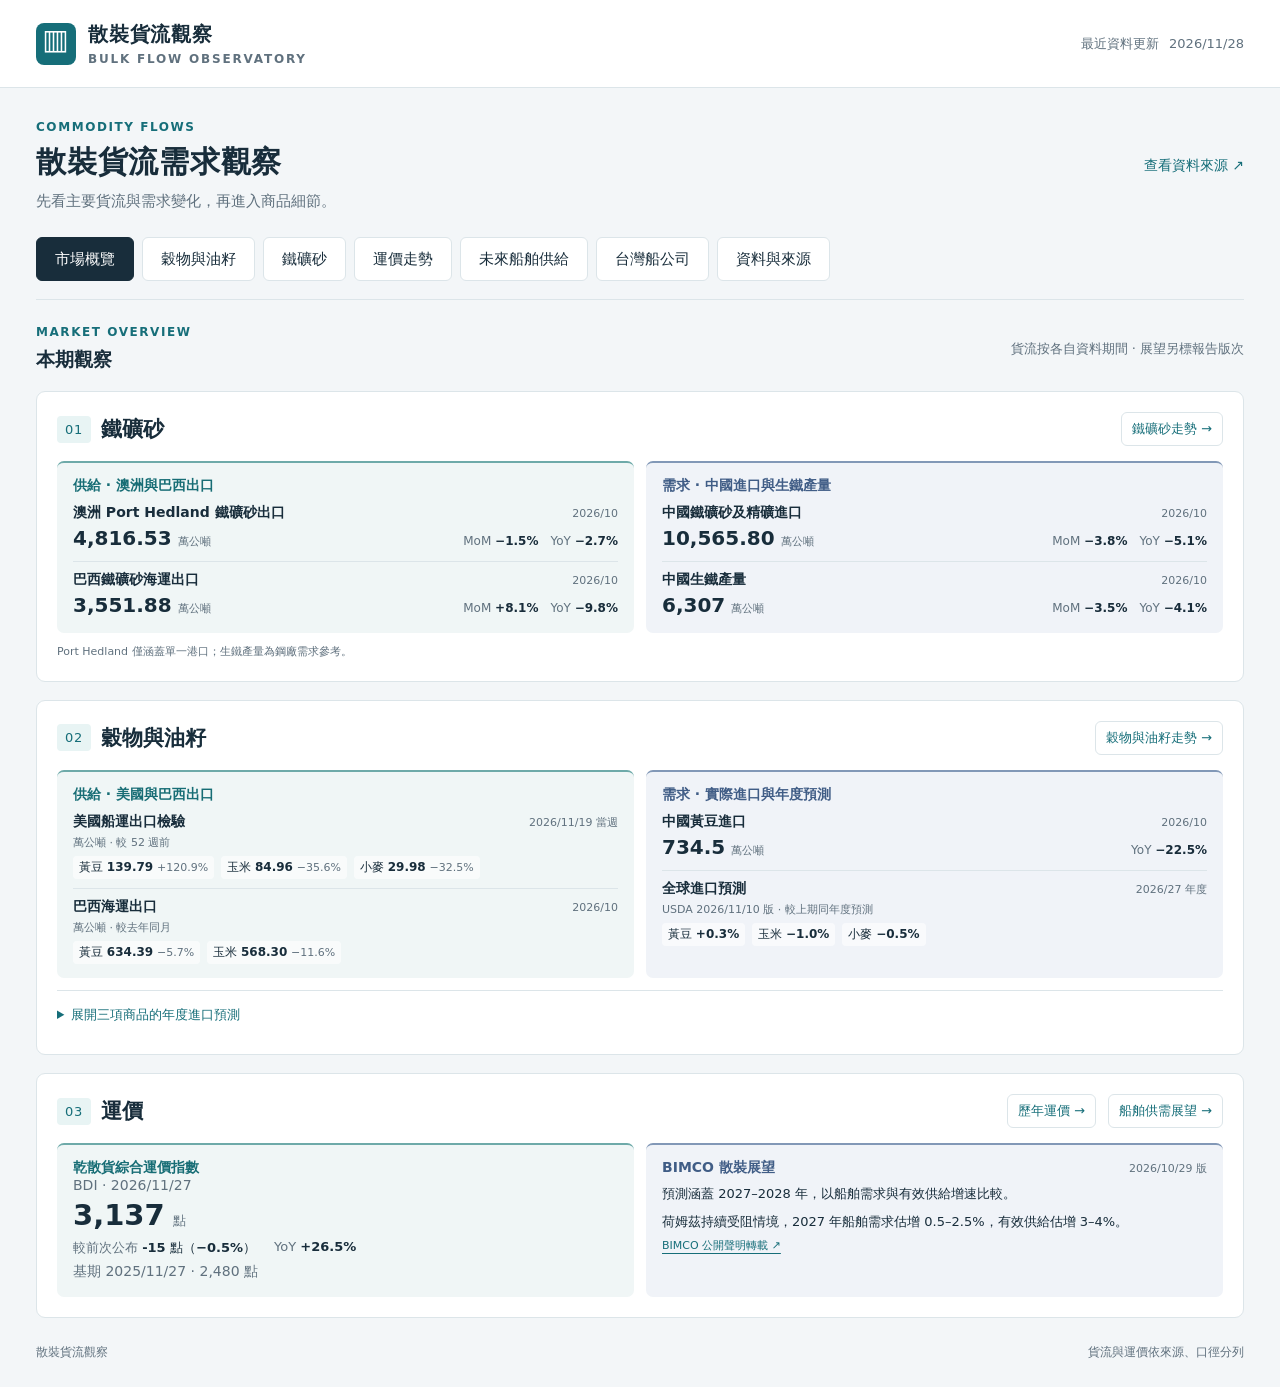
<file: site/index.html>
<!doctype html>
<html lang="zh-Hant"><head><meta charset="utf-8"><meta name="viewport" content="width=device-width,initial-scale=1"><title>散裝貨流需求觀察｜市場概覽</title><meta name="description" content="穀物、鐵礦砂出口與需求觀察。以官方資料快照追蹤美國、巴西、澳洲與中國的貨流。"><link rel="icon" type="image/svg+xml" href="data:image/svg+xml,%3Csvg xmlns='http://www.w3.org/2000/svg' viewBox='0 0 32 32'%3E%3Crect width='32' height='32' rx='7' fill='%23166e79'/%3E%3Cpath d='M7 23V17h4v6m3 0V12h4v11m3 0V7h4v16' stroke='white' stroke-width='2' fill='none'/%3E%3C/svg%3E"><link rel="stylesheet" href="style.css?v=0a2ea6457334"><script defer src="data.js?v=488c83353ad5"></script><script defer src="company-fleets-data.js?v=6b9ab9d1b7ac"></script><script defer src="app.js?v=1556dfb29b92"></script><script defer src="history-data.js?v=71bd6d6e1870"></script><script defer src="hedland-history-data.js?v=a3db46586c84"></script><script defer src="iron-history-data.js?v=b4c6f8746cfc"></script><script defer src="us-grain-history-data.js?v=a990f95a7204"></script><script defer src="us-grain-history.js?v=7090560dc37e"></script><script defer src="history.js?v=6eb60454d4d4"></script><script defer src="freight-indices.js?v=e82292f0eb8c"></script><script defer src="freight.js?v=fcf6a110d8db"></script><script defer src="supply-outlook-data.js?v=c18ba70df354"></script><script defer src="supply-outlook.js?v=e1dbbad50b4f"></script><link rel="stylesheet" href="grain-demand.css?v=e1b955530039"><script defer src="grain-demand-data.js?v=32fc0f341296"></script><script defer src="grain-demand.js?v=3fdb7a96c9fc"></script><link rel="stylesheet" href="overview-market.css?v=4cd1afce3cc3"><script defer src="overview.js?v=e01cab6d0f02"></script><script defer src="update-status-data.js?v=d0f81c2f9bce"></script><link rel="stylesheet" href="company-performance.css?v=1bec64bb5040"><script defer src="company-performance-data.js?v=3517a67907ab"></script><script defer src="company-performance.js?v=081e13369bb8"></script><link rel="stylesheet" href="equity-research.css?v=3455cd5e328a"><script defer src="equity-research-data.js?v=33bc1baa4c97"></script><script defer src="equity-market-data.js?v=cee65c53a789"></script><script defer src="equity-research.js?v=6b1365817d05"></script><script defer src="live-details.js?v=f03a14b3ba97"></script></head>
<body><header class="top"><div class="top-inner"><a class="brand" href="#"><span class="mark" aria-hidden="true">▥</span><span>散裝貨流觀察<small>BULK FLOW OBSERVATORY</small></span></a><div class="snapshot">最近資料更新 <strong></strong></div></div></header>
<main><div class="title-line"><div><p class="eyebrow">COMMODITY FLOWS</p><h1>散裝貨流需求觀察</h1><p class="intro">先看主要貨流與需求變化，再進入商品細節。</p></div><a class="source-jump" href="#sources">查看資料來源 ↗</a></div>
<nav class="tabs" aria-label="網站導覽"><button type="button" data-view="overview" aria-pressed="true">市場概覽</button><button type="button" data-view="grain" aria-pressed="false">穀物與油籽</button><button type="button" data-view="iron" aria-pressed="false">鐵礦砂</button><button type="button" data-view="freight" aria-pressed="false">運價走勢</button><button type="button" data-view="supply" aria-pressed="false">未來船舶供給</button><button type="button" data-view="companies" aria-pressed="false">台灣船公司</button><button type="button" data-view="sources" aria-pressed="false">資料與來源</button></nav><section id="overview" aria-label="市場概覽" hidden>
<div class="sectionline market-heading"><div><span class="eyebrow">MARKET OVERVIEW</span><h2>本期觀察</h2></div><span class="meta">貨流按各自資料期間 · 展望另標報告版次</span></div>
<div class="market-board">
  <section class="panel market-card" aria-labelledby="market-iron-title">
    <div class="market-card-head"><div class="overview-heading"><span class="overview-index" aria-hidden="true">01</span><h3 id="market-iron-title">鐵礦砂</h3></div><div class="market-links"><button type="button" data-open="iron">鐵礦砂走勢 →</button></div></div>
    <div class="market-split">
      <section class="market-side" aria-label="鐵礦砂供給"><h4>供給 · 澳洲與巴西出口</h4><div id="market-iron-supply"></div></section>
      <section class="market-side market-side-demand" aria-label="鐵礦砂需求"><h4>需求 · 中國進口與生鐵產量</h4><div id="market-iron-demand"></div></section>
    </div>
    <p class="market-footnote">Port Hedland 僅涵蓋單一港口；生鐵產量為鋼廠需求參考。</p>
  </section>
  <section class="panel market-card" aria-labelledby="market-grain-title">
    <div class="market-card-head"><div class="overview-heading"><span class="overview-index" aria-hidden="true">02</span><h3 id="market-grain-title">穀物與油籽</h3></div><div class="market-links"><button type="button" data-open="grain">穀物與油籽走勢 →</button></div></div>
    <div class="market-split">
      <section class="market-side" aria-label="穀物與油籽供給"><h4>供給 · 美國與巴西出口</h4><div id="market-grain-supply"></div></section>
      <section class="market-side market-side-demand" aria-label="穀物與油籽需求"><h4>需求 · 實際進口與年度預測</h4><div id="market-grain-demand"></div></section>
    </div>
    <details class="market-forecast-detail"><summary>展開三項商品的年度進口預測</summary><section id="grain-demand-overview" class="demand-overview" aria-label="全球穀物與油籽年度進口需求預測"></section></details>
  </section>
  <section class="panel market-card" aria-labelledby="market-freight-title">
    <div class="market-card-head"><div class="overview-heading"><span class="overview-index" aria-hidden="true">03</span><h3 id="market-freight-title">運價</h3></div><div class="market-links"><button type="button" data-open="freight">歷年運價 →</button><button type="button" data-open="supply">船舶供需展望 →</button></div></div>
    <div class="market-split market-freight-split">
      <section class="market-side" aria-label="BDI"><h4>乾散貨綜合運價指數</h4><div class="overview-item" id="overview-bdi"></div></section>
      <section class="market-side market-side-demand market-bimco" id="market-bimco" aria-label="BIMCO 散裝展望"></section>
    </div>
  </section>
</div>
</section>
<section id="grain" aria-labelledby="grain-page-title" hidden>
<div class="sectionline"><div><span class="eyebrow">GRAINS &amp; OILSEEDS / SUPPLY &amp; DEMAND</span><h2 id="grain-page-title">穀物與油籽 · 供給與需求</h2></div><span class="meta">依各來源保留資料頻率與期間</span></div>
<div class="grain-balance">
<section class="grain-side grain-supply-side" aria-labelledby="grain-supply-title">
<div class="grain-side-heading"><span class="eyebrow">SUPPLY / EXPORT FLOWS</span><h3 id="grain-supply-title">供給 · 美國、巴西</h3><p>追蹤美國週度出口檢驗與巴西月度海運出口</p></div>
<section class="panel grain-us-summary"><div class="sectionline"><h3>美國船運出口檢驗量</h3><span class="meta" id="us-summary-period"></span></div><div class="metrics" id="us-metrics"></div></section>
<section class="panel history-panel" id="us-grain-history" aria-label="美國穀物與油籽近五年週度海運出口檢驗走勢"></section>
<div class="weekly-full"><section class="panel"><div class="sectionline"><h3>當週貨量比較</h3><span class="meta">萬公噸</span></div><div id="us-bars" class="horizontal"></div><p id="us-bars-note" class="note"></p></section></div>
<section class="panel history-panel" id="grain-history" aria-label="穀物與油籽近五年月度走勢"></section>
</section>
<section id="grain-demand-side" class="grain-side grain-demand-side" aria-labelledby="grain-demand-title">
<div class="grain-side-heading"><span class="eyebrow">DEMAND / IMPORTS &amp; CONSUMPTION</span><h3 id="grain-demand-title">需求 · 進口與消耗</h3><p>追蹤中國黃豆月度進口，搭配年度消耗與庫存</p></div>
<div id="grain-demand"></div>
</section>
</div>
<div class="notice"><strong>比較方式</strong><span>MoM = 較上月；YoY = 較去年同月。美國使用週度海運出口檢驗量，顯示 WoW、52 週 YoY；巴西使用月度海關海運出口量，顯示 MoM、YoY。兩者頻率與統計口徑不同，分圖呈現。巴西採相同商品與海運口徑；月增率未經季節調整，基期為零不計增減率。</span></div></section>
<section id="iron" hidden aria-label="鐵礦砂供給與需求"><div class="sectionline"><div><span class="eyebrow">IRON ORE / SUPPLY &amp; DEMAND</span><h2>鐵礦砂 · 供給與需求</h2></div><span class="meta" id="iron-page-period"></span></div><div class="iron-balance"><section class="iron-side iron-supply-side" aria-labelledby="iron-supply-title"><div class="iron-side-heading"><span class="eyebrow">SUPPLY / EXPORT FLOWS</span><h2 id="iron-supply-title">供給 · 澳洲、巴西</h2><p>觀察主要裝船地的出口貨流</p></div><div class="iron-supply-cards" id="iron-supply-metrics"></div><section class="panel history-panel" id="hedland-history" aria-label="Port Hedland 近五年度鐵礦砂出口走勢"></section><section class="panel history-panel" id="iron-history" aria-label="鐵礦砂近五年月度走勢"></section><details class="iron-extra"><summary>其他供給參考 · Vale 礦商生產與銷售</summary><section class="panel" id="vale-metrics"></section></details></section><section class="iron-side iron-demand-side" aria-labelledby="iron-demand-title"><div class="iron-side-heading"><span class="eyebrow">DEMAND / IMPORT FLOWS</span><h2 id="iron-demand-title">需求 · 中國</h2><p>觀察進口採購與鋼廠生產</p></div><div id="iron-demand-metrics"></div><section class="panel" id="steel-metrics"></section><div class="panel iron-reading"><h3>如何理解進口需求</h3><p class="note">中國進口量反映境外採購與到港貨流，也可能用於補庫存。須搭配生鐵產量與港口庫存，才能判斷鋼廠實際需求。</p><p class="note">巴西「運往中國」仍屬巴西出口貨流，放在供給欄；出港與到港存在時間差，不能直接視為中國當月進口。</p></div></section></div><div class="notice"><strong>兩側資料不可直接相減</strong><span>Port Hedland 僅涵蓋單一港口，巴西為全國海運出口，中國為全國進口；期間與涵蓋範圍不同，不構成完整供需平衡。</span></div></section>
<section id="freight" hidden aria-label="運價走勢"><div class="sectionline"><div><span class="eyebrow">FREIGHT / SEASONAL COMPARISON</span><h2 id="freight-title">BDI 歷年同期走勢</h2></div><span id="freight-period" class="meta"></span></div><div class="freight-choice"><label for="freight-index">選擇指數 <select id="freight-index"><option value="BDI">BDI · 乾散貨綜合指數</option><option value="BCI">BCI · 海岬型指數</option><option value="BPI">BPI · 巴拿馬型指數</option><option value="BSI">BSI · 超輕便型指數</option></select></label></div><div class="metrics" id="freight-metrics"></div><section class="panel freight-panel"><div class="sectionline"><h3>把每一年放在同一條月份軸上</h3><span class="meta">點選年份可顯示／隱藏曲線</span></div><div class="freight-legend" id="freight-legend" aria-label="選擇比較年份"></div><div class="freight-scroll" tabindex="0" role="region" aria-label="所選運價指數歷年折線圖；窄螢幕可橫向捲動"><div id="freight-chart"></div></div><div class="freight-inspect"><label for="freight-day">對照日期 <strong id="freight-day-label"></strong></label><input id="freight-day" type="range" min="0" max="365" aria-label="選擇月份與日期"><div id="freight-values" class="freight-values" aria-live="polite"></div></div><p class="note">依月／日對齊，保留閏年 2/29。曲線連接實際公布值，未補造非公布日數據；已辨識的缺漏日期及超過 7 天的資料間隔斷線。最新年度繪至該指數最新已取得交易日。來源週末沿用值不當作新公布日。下方對照採選定日期當日或之前最近一筆（最多回溯 7 天），並列出實際日期。YoY = 本期指數 ÷ 去年基期 − 1，以各欄實際公布日對比去年同月同日；若去年當日未公布，往前取最近一筆，最多回溯 7 天。2/29 對比去年 2/28；缺基期顯示「—」。</p><details><summary>資料來源、核對與下載</summary><div id="freight-source"></div></details></section><div class="notice"><strong>指數與實際運費不同</strong><span>BDI 觀察乾散貨整體運價；BCI、BPI、BSI 分別觀察不同船型。各指數皆為點數，並非美元／日租金，指數高低也不代表不同船型的實際租金高低。</span></div></section><section id="supply" hidden aria-label="未來船舶供給與供需平衡">
<div class="sectionline"><div><span class="eyebrow">DRY BULK / FORWARD SUPPLY &amp; DEMAND</span><h2>未來船舶供給與供需平衡</h2></div><span id="supply-period" class="meta"></span></div>
<p class="intro">拆船減少運力，新船交付增加運力；再看需求能否吸收新增供給。</p>
<div id="supply-takeaway" class="supply-takeaway"></div>
<div class="supply-pair">
<section class="panel supply-quantity" id="supply-recycling-card"></section>
<section class="panel supply-quantity" id="supply-delivery-card"></section>
</div>

<section class="panel supply-block" aria-labelledby="supply-balance-title"><div class="sectionline"><div><span class="eyebrow" id="supply-balance-edition"></span><h3 id="supply-balance-title">03 · 綜合供需平衡</h3></div></div>
<div class="supply-balance-controls"><div class="segmented" id="supply-scenarios" aria-label="BIMCO 預測情境"></div><span class="meta">年增率 · 全球散裝航運</span></div>
<p id="supply-scenario-note" class="note"></p><div class="supply-chart-legend"><span><i class="demand"></i>船舶需求增長</span><span><i class="capacity"></i>有效供給增長</span></div><div id="supply-balance-chart"></div>
<div class="table-wrap"><table class="supply-balance-table"><thead><tr><th>預測年度</th><th>船舶需求增長</th><th>有效供給增長</th><th>平衡方向</th></tr></thead><tbody id="supply-balance-rows"></tbody></table></div>
<p class="note">需求納入貨量與航程影響；有效供給還受航速及船舶可用程度影響，與新船交付 DWT 不同。條段表示預測上下限，並非機率或信賴區間。判斷採 BIMCO 原文，不把兩項增長率之差當成運力過剩比例。</p>
<div class="supply-links" id="supply-balance-links"></div></section>

</section><section id="companies" hidden aria-label="台灣船公司">
<section id="equity-research" aria-labelledby="eq-page-title" class="eq-root">
  <header class="eq-heading">
    <div>
      <h2 id="eq-page-title">台灣散裝航商 · 財報與股價</h2>
      <p id="eq-data-window"></p>
    </div>
    <a class="eq-jump" href="#eq-sources">查看資料口徑</a>
  </header>

  <section class="panel eq-panel eq-comparison" aria-labelledby="eq-comparison-title">
    <div class="eq-section-head">
      <h3 id="eq-comparison-title">七家公司比較</h3>
      <p id="eq-comparison-price-date" class="eq-comparison-date"></p>
    </div>
    <div class="eq-table-scroll" role="region" aria-label="七家公司比較，可橫向捲動" tabindex="0">
      <table id="eq-compare-table" class="eq-table">
        <thead><tr>
          <th scope="col" aria-sort="ascending"><button type="button" data-eq-sort="code" aria-label="依公司代碼排序">公司／代碼</button></th>
          <th scope="col"><button type="button" data-eq-sort="period">財報期別</button></th>
          <th scope="col"><button type="button" data-eq-sort="grossMargin">毛利率</button></th>
          <th scope="col"><button type="button" data-eq-sort="margin">營益率</button></th>
          <th scope="col"><button type="button" data-eq-sort="netMargin">稅後淨利率</button></th>
          <th scope="col"><button type="button" data-eq-sort="eps">單季 EPS</button></th>
          <th scope="col"><button type="button" data-eq-sort="ttm">近四季 EPS</button></th>
          <th scope="col"><button type="button" data-eq-sort="pe">本益比</button></th>
          <th scope="col"><button type="button" data-eq-sort="pb">股價淨值比</button></th>
          <th scope="col"><button type="button" data-eq-sort="yield">殖利率</button></th>
        </tr></thead>
        <tbody id="eq-compare-rows"></tbody>
      </table>
    </div>
    <p class="eq-note">點表頭切換排序，點公司查看明細。</p>
  </section>

  <section class="panel eq-panel eq-detail" id="eq-detail" aria-labelledby="eq-company-title">
    <header class="eq-detail-head">
      <div>
        <div class="eq-company-code" id="eq-company-code"></div>
        <h3 id="eq-company-title"></h3>
      </div>
      <label class="eq-control">公司 <select id="eq-company" aria-label="查看公司"></select></label>
    </header>

    <div class="eq-tabs" role="tablist" aria-label="公司研究分類">
      <button type="button" id="eq-tab-earnings" role="tab" aria-controls="eq-panel-earnings" data-eq-tab="earnings" aria-selected="true">獲利表現</button>
      <button type="button" id="eq-tab-cash" role="tab" aria-controls="eq-panel-cash" data-eq-tab="cash" aria-selected="false" tabindex="-1">財務體質</button>
      <button type="button" id="eq-tab-stock" role="tab" aria-controls="eq-panel-stock" data-eq-tab="stock" aria-selected="false" tabindex="-1">股價與估值</button>
    </div>

    <div class="eq-period-row" id="eq-financial-period">
      <label class="eq-control">財報季度 <select id="eq-quarter" aria-label="選擇財報季度"></select></label>
      <span id="eq-published"></span>
      <a id="eq-filing" target="_blank" rel="noopener noreferrer">合併損益表</a>
      <a id="eq-publication-source" target="_blank" rel="noopener noreferrer">公告來源</a>
    </div>

    <div id="eq-panel-earnings" role="tabpanel" aria-labelledby="eq-tab-earnings">
      <div id="eq-earnings-metrics" class="eq-metrics eq-earnings-metrics"></div>
      <div class="eq-plot-grid">
        <figure class="eq-figure">
          <figcaption class="eq-chart-heading">
            <strong>單月營收</strong>
            <label class="eq-control">月份 <select id="eq-month" aria-label="選擇營收月份"></select></label>
          </figcaption>
          <div class="eq-legend">
            <span><i class="eq-swatch eq-revenue-swatch"></i>營收（左軸，億元）</span>
            <span><i class="eq-swatch eq-mom-swatch"></i>月增</span>
            <span><i class="eq-swatch eq-yoy-swatch"></i>年增</span>
            <span>增幅採右軸（%）</span>
          </div>
          <div class="eq-plot" id="eq-revenue-plot"></div>
          <div class="eq-source-links"><a id="eq-monthly-source" target="_blank" rel="noopener noreferrer">月營收原始資料</a></div>
        </figure>
        <figure class="eq-figure">
          <figcaption class="eq-chart-heading">
            <strong>單季利潤率</strong>
            <label class="eq-control">指標 <select id="eq-margin-type" aria-label="選擇利潤率">
              <option value="grossProfit">毛利率</option>
              <option value="operatingIncome" selected>營益率</option>
              <option value="consolidatedNetIncome">稅後淨利率</option>
            </select></label>
          </figcaption>
          <div class="eq-chart-readout" id="eq-margin-readout"></div>
          <div class="eq-plot" id="eq-margin-plot"></div>
        </figure>
      </div>
      <details class="eq-detail-table">
        <summary>查看歷季獲利數據</summary>
        <div id="eq-earnings-table" class="eq-table-scroll"></div>
      </details>
    </div>

    <div id="eq-panel-cash" role="tabpanel" aria-labelledby="eq-tab-cash" hidden>
      <div id="eq-health-metrics" class="eq-health-groups"></div>
      <figure class="eq-figure">
        <figcaption class="eq-chart-heading">
          <strong>財務比率走勢</strong>
          <label class="eq-control">指標 <select id="eq-health-type" aria-label="選擇財務比率"></select></label>
        </figcaption>
        <div class="eq-chart-readout" id="eq-health-readout"></div>
        <div class="eq-plot" id="eq-health-plot"></div>
      </figure>
      <div class="eq-source-links">
        <a id="eq-health-balance-source" target="_blank" rel="noopener noreferrer">資產負債表</a>
        <a id="eq-health-cash-source" target="_blank" rel="noopener noreferrer">現金流量表</a>
        <a href="https://mopsfin.twse.com.tw/terms" target="_blank" rel="noopener noreferrer">官方財務比率公式</a>
      </div>
      <details id="eq-health-cash-details" class="eq-detail-table">
        <summary>現金流量明細與資本支出覆蓋</summary>
        <div id="eq-health-cash-metrics" class="eq-metrics eq-health-cash-metrics"></div>
        <p class="eq-note">比率以近四季營業現金流除以同期資本支出。大筆購船款可能使單一期間的覆蓋倍數下降。</p>
      </details>
    </div>

    <div id="eq-panel-stock" role="tabpanel" aria-labelledby="eq-tab-stock" hidden>
      <div class="eq-intervals eq-stock-views" id="eq-stock-views" role="group" aria-label="股價與估值圖表">
        <button type="button" data-eq-stock-view="price" aria-pressed="true">股價與成交量</button>
        <button type="button" data-eq-stock-view="pe" aria-pressed="false">本益比河流圖</button>
        <button type="button" data-eq-stock-view="pb" aria-pressed="false">股價淨值比河流圖</button>
        <button type="button" data-eq-stock-view="chips" aria-pressed="false">籌碼分析</button>
      </div>
      <div class="eq-period-row eq-stock-head">
        <p id="eq-valuation-date"></p>
        <div class="eq-intervals" id="eq-intervals" role="group" aria-label="股價圖區間">
          <button type="button" data-eq-range="3" aria-pressed="false">近 3 月</button>
          <button type="button" data-eq-range="6" aria-pressed="false">近 6 月</button>
          <button type="button" data-eq-range="12" aria-pressed="true">近 1 年</button>
        </div>
      </div>
      <div id="eq-stock-metrics" class="eq-metrics"></div>
      <div id="eq-stock-price-view">
      <figure class="eq-figure eq-price-figure">
        <figcaption>每日收盤價 <span>新台幣元</span></figcaption>
        <div class="eq-plot" id="eq-price-plot"></div>
      </figure>
      <figure class="eq-figure eq-volume-figure">
        <figcaption>每日成交量 <span>張</span></figcaption>
        <div class="eq-plot" id="eq-volume-plot"></div>
      </figure>
      </div>
      <figure class="eq-figure" id="eq-stock-river-view" hidden>
        <figcaption><strong id="eq-river-title"></strong><span>新台幣元</span></figcaption>
        <div class="eq-legend" id="eq-river-legend"></div>
        <div class="eq-plot" id="eq-river-plot"></div>
        <p class="eq-note">估值帶採公司近一年官方倍數的第 10、25、50、75、90 百分位。每日以同日收盤價與官方倍數反推每股基礎。公開倍數有四捨五入，估值線為約值。</p>
      </figure>
      <div class="eq-stock-inspect" id="eq-quote-inspect">
        <label for="eq-trading-date">查看交易日</label>
        <input type="range" id="eq-trading-date" min="0" step="1" value="0">
        <span id="eq-stock-readout" class="eq-stock-readout"></span>
      </div>
      <p class="eq-note" id="eq-stock-basis">股價採官方未還原權息收盤價。</p>
      <div class="eq-source-links" id="eq-stock-links"><a id="eq-quote-link" target="_blank" rel="noopener noreferrer">行情原始資料</a><a id="eq-valuation-link" target="_blank" rel="noopener noreferrer">估值原始資料</a></div>
      <div id="eq-stock-chips-view" hidden>
        <div class="eq-table-scroll" id="eq-chip-summary" role="region" aria-label="法人買賣超累計，可橫向捲動" tabindex="0"></div>
        <figure class="eq-figure">
          <figcaption>三大法人每日買賣超 <span>近 60 個交易日 · 張</span></figcaption>
          <div class="eq-legend" id="eq-chip-legend"></div>
          <div class="eq-plot" id="eq-chip-plot"></div>
        </figure>
        <figure class="eq-figure eq-margin-figure">
          <figcaption>融資融券餘額 <span>近 60 個交易日 · 張</span></figcaption>
          <div class="eq-legend"><span><i class="eq-swatch eq-long-swatch"></i>融資（左軸）</span><span><i class="eq-swatch eq-short-swatch"></i>融券（右軸）</span></div>
          <div class="eq-plot" id="eq-credit-plot"></div>
        </figure>
        <div class="eq-stock-inspect">
          <label for="eq-chip-date">查看交易日</label>
          <input type="range" id="eq-chip-date" min="0" step="1" value="0">
          <span class="eq-stock-readout" id="eq-chip-readout"></span>
        </div>
        <div class="eq-source-links"><a id="eq-chip-link" target="_blank" rel="noopener noreferrer">法人買賣超原始資料</a><a id="eq-credit-link" target="_blank" rel="noopener noreferrer">融資融券原始資料</a></div>
      </div>
    </div>
  </section>

  <details class="eq-source" id="eq-sources">
    <summary>資料來源與計算口徑</summary>
    <ul>
      <li>財務指標採合併報表，金額換算為新台幣億元。毛利率、營益率及稅後淨利率分別以營業毛利、營業利益及合併稅後淨利除以同季營收。近四季 EPS 僅在有連續四個可比季別時計算。</li>
      <li>單月營收及比較基期採公開資訊觀測站公告。利潤率增減以百分點表示。累計 EPS 採財報列報的年初至當季基本每股盈餘。EPS 基期為負時，標示轉盈或虧損變化，基期為零時以「—」表示。</li>
      <li>流動比率採當季期末餘額。其餘財務體質指標使用近四季營收、成本、損益或現金流。總資產週轉率及存貨週轉率分別以近四季營收及營業成本除以平均總資產及平均存貨，平均值採當季與去年同期的期末餘額。</li>
      <li>利息保障倍數採（稅前淨利＋利息費用）除以利息費用，利息費用取自現金流量表營業活動的調整項目。財報未單獨列報存貨、近四季稅後淨利不為正或缺比較基期時，相應指標以「—」標示。</li>
      <li>單季現金流按同年度相鄰累計差額整理。資本支出含設備、不動產、無形資產與預付設備款現金流出。</li>
      <li>股價、成交量及估值採上市或上櫃的官方盤後資料。缺值以「—」保留，並標示各自的資料日期。</li>
    </ul>
    <div class="eq-source-links">
      <a href="https://mops.twse.com.tw/" target="_blank" rel="noopener noreferrer">公開資訊觀測站</a>
      <a href="https://www.twse.com.tw/zh/trading/historical/stock-day.html" target="_blank" rel="noopener noreferrer">證交所日成交資料</a>
      <a href="https://www.tpex.org.tw/zh-tw/mainboard/trading/info/stock-pricing.html" target="_blank" rel="noopener noreferrer">櫃買中心行情</a>
    </div>
  </details>
</section>

<details class="eq-fleet-background"><summary class="eq-fleet-summary">船隊與運價背景</summary>

<section class="panel company-performance" id="company-performance" aria-labelledby="company-performance-title">
  <div class="company-performance-head">
    <div>
      <h2 id="company-performance-title">公司營運與運價對照</h2>
      <p>選一家公司，再用同一個月份比較營收和運價。</p>
    </div>
    <label class="cp-company-field" for="cp-company">
      公司
      <select id="cp-company" aria-label="選擇公司"></select>
    </label>
  </div>
  <div class="cp-layout">
    <aside class="cp-fleet">
      <h3>船型與市場指數</h3>
      <p id="cp-fleet-summary" class="cp-fleet-summary"></p>
      <div id="cp-markets" class="cp-markets" role="group" aria-label="選擇對應運價指數"></div>
      <p id="cp-fleet-basis" class="cp-basis"></p>
      <a id="cp-fleet-source" target="_blank" rel="noopener noreferrer">船隊資料來源</a>
    </aside>
    <div class="cp-series">
      <div class="cp-metrics">
        <div><span>選定月份</span><strong id="cp-month"></strong></div>
        <div class="cp-revenue-stat"><span>公司月營收</span><strong id="cp-revenue"></strong><small id="cp-revenue-yoy"></small></div>
        <div class="cp-freight-stat"><span id="cp-freight-label">運價月均</span><strong id="cp-current-freight"></strong><small id="cp-freight-yoy"></small></div>
      </div>
      <div class="cp-chart" aria-labelledby="cp-revenue-title">
        <div class="cp-chart-heading"><h3 id="cp-revenue-title">公司月營收</h3><span>較去年同月</span></div>
        <div id="cp-revenue-chart" class="cp-chart-plot"></div>
      </div>
      <div class="cp-chart" aria-labelledby="cp-freight-title">
        <div class="cp-chart-heading"><h3 id="cp-freight-title">市場運價</h3><span>較去年同月</span></div>
        <div id="cp-freight-chart" class="cp-chart-plot"></div>
      </div>
      <div class="cp-inspect">
        <label for="cp-timeline">查看月份</label>
        <input id="cp-timeline" type="range" min="0" step="1">
        <span id="cp-date-range"></span>
      </div>
      <div class="cp-foot">
        <p id="cp-method">營收採公司公告。運價用當月有資料的交易日取平均，再與去年同月比較。</p>
        <div class="cp-links"><a id="cp-revenue-source" target="_blank" rel="noopener noreferrer">當月營收原始資料</a><a id="cp-freight-source" target="_blank" rel="noopener noreferrer">運價資料來源</a></div>
      </div>
    </div>
  </div>
</section>
<div class="sectionline"><div><span class="eyebrow">TAIWAN / FLEET COMPARISON</span><h2>台灣七家散裝船公司</h2></div><span class="meta" id="fleet-period"></span></div><p class="company-intro">依官方資料列出各船型艘數；在建船另註。裕民採含在建船的官網合計口徑，與其他公司不可直接加總比較。資料基準日與文件發布日分別標示；官網查閱日期不代表船隊更新日期。</p><section class="panel company-panel"><div class="table-wrap matrix-wrap" tabindex="0" role="region" aria-label="乾散貨船型，可左右捲動"><table class="fleet-matrix" id="fleet-bulk"><caption>乾散貨船型 <span>單位：艘</span></caption><thead><tr><th scope="col">公司</th><th scope="col">VLOC<small>礦砂船</small></th><th scope="col">Capesize<small>含 Newcastlemax</small></th><th scope="col">Panamax／<br>Kamsarmax<small>合併列示</small></th><th scope="col">Supramax<small>超輕便型</small></th><th scope="col">Ultramax<small>極限靈便型</small></th><th scope="col">Handysize<small>含 Handy</small></th><th scope="col">Small Handy<small>小型輕便船</small></th><th scope="col">其他散裝<small>4.3 萬噸級</small></th><th scope="col">資料時間</th></tr></thead><tbody></tbody></table></div><p class="note">「—」表示來源未另列或未確認，不代表 0 艘。Panamax／Kamsarmax 因部分來源未拆分而合列；其他分類沿用來源。裕民含在建船，其餘已知另列的新造船不加進主表。</p></section><section class="panel company-panel matrix-other"><div class="table-wrap matrix-wrap" tabindex="0" role="region" aria-label="其他船型，可左右捲動"><table class="fleet-matrix" id="fleet-other"><caption>其他船型 <span>單位：艘</span></caption><thead><tr><th scope="col">公司</th><th scope="col">水泥船</th><th scope="col">油輪<small>含 VLCC</small></th><th scope="col">LNG 船</th><th scope="col">CSOV</th><th scope="col">CTV</th><th scope="col">多用途船</th><th scope="col">一般雜貨船</th><th scope="col">客船／<br>客貨輪</th><th scope="col">拖船</th><th scope="col">引水船</th><th scope="col">未細分<small>其他船型</small></th></tr></thead><tbody></tbody></table></div><p class="note">資料時間同上表；油輪合併列示，詳細船型、代管與在建數見下方說明。</p></section><details class="panel matrix-details"><summary>各公司口徑與來源</summary><ul id="fleet-notes"></ul><p><a href="company-fleets.json" download>下載船隊資料 JSON ↓</a></p></details><div class="notice"><strong>如何對照運價</strong><span>Capesize 可參考 BCI，Panamax／Kamsarmax 可參考 BPI，Supramax／Ultramax 可參考 BSI，Handysize 可參考 BHSI。這是船型對照，不代表個別租約報價；VLOC 應另看專屬航線與合約。BHSI 尚未接入本站圖表。</span></div><p class="note">未另列不等於沒有。各來源日期與自有、代管、合資、在建口徑不同，本頁不據此計算排名或市佔率。</p><div class="overview-actions"><button type="button" data-open="freight">查看運價走勢 →</button></div></details></section><section id="sources" class="panel sources" hidden><div class="sectionline"><div><span class="eyebrow">SOURCE REGISTER</span><h2>資料覆蓋與取得狀態</h2></div><span class="meta" id="daily-check-date"></span></div><div class="table-wrap"><table><thead><tr><th>資料／來源</th><th>頻率</th><th>本頁期間</th><th>目前狀態</th></tr></thead><tbody id="source-rows"></tbody></table></div><p class="note">貨流和航商交易資料依排程查核。月營收與財報列出本版已核對期間。來源暫時無法核驗時，會保留最近有效資料。<a href="update-status.json" download>下載貨流等來源查核紀錄 ↓</a></p></section><footer><span>散裝貨流觀察</span><span>貨流與運價依來源、口徑分列</span></footer></main></body></html>
</file>
<file: style.css>
:root{--bg:#f3f6f8;--panel:#fff;--text:#182d3b;--muted:#60717e;--line:#dce5e9;--accent:#166e79;--soft:#e8f4f4;--gold:#bc8339;font-family:system-ui,"Microsoft JhengHei",sans-serif;color:var(--text);background:var(--bg);font-size:16px;color-scheme:light}*{box-sizing:border-box}body{margin:0}button,select{font:inherit}button,a,select{touch-action:manipulation}button{cursor:pointer}button:focus-visible,a:focus-visible,select:focus-visible,summary:focus-visible{outline:3px solid #bd843d;outline-offset:4px}a{color:var(--accent);text-underline-offset:4px}button{color:var(--text)}[hidden]{display:none!important}.top{background:var(--panel);border-bottom:1px solid var(--line)}.top-inner{max-width:1300px;margin:auto;padding:21px 36px;display:flex;align-items:center;justify-content:space-between;gap:20px}.brand{display:flex;gap:12px;align-items:center;text-decoration:none;color:var(--text);font-size:20px;font-weight:650;letter-spacing:.04em}.brand small{display:block;font-size:12px;letter-spacing:.15em;margin-top:4px;color:var(--muted)}.mark{background:var(--accent);color:white;border-radius:8px;width:40px;height:42px;text-align:center;font-size:28px}.snapshot{font-size:13px;color:var(--muted);display:flex;gap:10px;align-items:center;flex-wrap:wrap}.snapshot strong{font-weight:500}.preview{border:1px solid var(--line);padding:5px 9px;border-radius:5px;background:var(--bg)}main{max-width:1300px;padding:32px 36px 0;margin:auto}.title-line{display:flex;justify-content:space-between;align-items:center;gap:20px;margin-bottom:26px}.eyebrow{display:block;font-size:12px;font-weight:650;letter-spacing:.13em;color:var(--accent);margin:0 0 8px}h1{font-size:30px;font-weight:650;letter-spacing:.025em;margin:0 0 9px}h2{font-size:19px;margin:0;font-weight:650}h3{font-size:17px;margin:0;font-weight:600}.intro{margin:0;color:var(--muted);font-size:15px}.source-jump{font-size:14px;text-decoration:none;padding:10px 0;white-space:nowrap}.tabs{display:flex;gap:8px;align-items:center;border-bottom:1px solid var(--line);padding-bottom:18px;margin-bottom:25px}.tabs button{border:1px solid var(--line);background:white;border-radius:6px;padding:10px 24px;min-height:44px;font-size:15px}.tabs button[aria-pressed=true]{background:var(--text);border-color:var(--text);color:white}.tabs>span{margin-left:auto;color:var(--muted);font-size:13px}.sectionline{display:flex;justify-content:space-between;align-items:center;gap:16px;margin-bottom:17px;flex-wrap:wrap}.meta{font-size:13px;color:var(--muted);line-height:1.6}.metrics{display:grid;grid-template-columns:repeat(3,minmax(0,1fr));gap:16px;margin-bottom:20px}.metric{padding:22px 24px;background:var(--panel);border:1px solid var(--line);border-radius:9px;text-align:left;position:relative}.metric[aria-pressed=true]{border-color:var(--accent);box-shadow:inset 0 3px var(--accent)}.metric-top{display:flex;justify-content:space-between;gap:8px;color:var(--muted);font-size:14px}.metric-symbol{font-size:12px;color:var(--accent);letter-spacing:.05em}.metric-value{display:block;font-size:34px;letter-spacing:-.035em;font-weight:550;line-height:1.5;margin-top:6px;font-variant-numeric:tabular-nums}.unit{font-size:13px;font-weight:400;letter-spacing:0;margin-left:7px;color:var(--muted)}.metric-bottom{display:block;font-size:12px;color:var(--muted);margin-top:3px;line-height:1.6}.grid-two{display:grid;grid-template-columns:1.25fr 1fr;gap:20px}.panel{background:var(--panel);padding:24px;border:1px solid var(--line);border-radius:9px}.horizontal{display:grid;gap:21px;padding:10px 0 7px}.h-row{display:grid;grid-template-columns:42px 1fr 66px;gap:16px;align-items:center;font-size:14px}.h-track{height:12px;background:var(--soft);border-radius:2px;overflow:hidden}.h-fill{height:100%;background:var(--accent);border-radius:2px}.h-value{text-align:right;font-variant-numeric:tabular-nums}.note{font-size:13px;color:var(--muted);line-height:1.75;margin:20px 0 0}.definition{background:#edf5f5;border-color:#d6e7e8}.definition-number{font-size:27px;font-variant-numeric:tabular-nums;margin:16px 0}.definition dl{margin:0;font-size:14px}.definition dl>div{display:flex;justify-content:space-between;gap:15px;padding:7px 0}.definition dt{color:var(--muted)}.definition dd{margin:0}.brazil-panel{margin-top:22px}.controls{display:flex;align-items:center;gap:20px;flex-wrap:wrap}.segmented{display:flex;padding:3px;background:var(--bg);border:1px solid var(--line);border-radius:7px;gap:2px}.segmented button{font-size:14px;padding:7px 14px;border:0;border-radius:4px;background:transparent;min-height:36px}.segmented button[aria-pressed=true]{background:var(--accent);color:#fff}label{font-size:14px;color:var(--muted);display:flex;align-items:center;gap:9px}select{font-size:14px;padding:9px 28px 9px 10px;background:white;color:var(--text);border:1px solid var(--line);border-radius:5px;min-height:40px}.chart-layout{display:grid;grid-template-columns:minmax(0,1fr) 230px;gap:26px;margin-top:22px}.chart-header{display:flex;gap:16px;justify-content:space-between}.legend{font-size:12px;color:var(--muted);display:flex;gap:7px;align-items:center}.legend i{width:8px;height:8px;background:var(--accent);display:inline-block;border-radius:2px}.legend .china-dot{background:#91c5cb;margin-left:9px}.column-chart{height:230px;display:grid;grid-template-columns:repeat(8,minmax(0,1fr));gap:9px;padding:23px 2px 0;background:repeating-linear-gradient(to top,transparent 0,transparent 49px,#eef2f4 49px,#eef2f4 50px);border-bottom:1px solid var(--line);margin-bottom:30px}.bar-group{display:flex;position:relative;flex-direction:column;align-items:center;justify-content:flex-end;border:0;background:none;padding:0 5px;min-width:0;height:100%;border-radius:3px}.bar-pair{display:flex;gap:4px;align-items:flex-end;width:100%;height:100%;justify-content:center}.bar{display:block;position:relative;background:var(--accent);width:100%;max-width:43px;border-radius:3px 3px 0 0;opacity:.72;min-width:2px}.bar.secondary{background:#91c5cb}.bar-group[aria-pressed=true] .bar,.bar-group:hover .bar{opacity:1}.bar-group[aria-pressed=true]{background:#e8f4f480}.bar-num{position:absolute;bottom:calc(100% + 7px);left:50%;transform:translateX(-50%);font-size:12px;white-space:nowrap;color:var(--muted);font-variant-numeric:tabular-nums}.bar-month{position:absolute;top:calc(100% + 9px);font-size:12px;color:var(--muted)}.chart-summary{background:var(--bg);border-radius:6px;padding:22px;border-left:3px solid var(--accent)}.chart-summary h3{font-size:14px;color:var(--muted);font-weight:500;line-height:1.6}.chart-summary strong{display:block;font-size:29px;font-weight:550;font-variant-numeric:tabular-nums;letter-spacing:-.03em;margin:8px 0}.chart-summary .unit{display:block;margin:0;font-size:12px}.summary-small{border-top:1px solid var(--line);margin-top:16px;padding-top:14px;font-size:13px;color:var(--muted);line-height:1.8}.summary-small b{color:var(--text);font-weight:550}.notice{display:flex;gap:20px;background:#eaf0f3;border:1px solid var(--line);border-radius:7px;margin:22px 0 28px;padding:16px 20px;font-size:13px;line-height:1.7;color:var(--muted)}.notice strong{white-space:nowrap;color:var(--text);font-weight:550}.stat-row{display:flex;align-items:baseline;justify-content:space-between;gap:15px;padding:15px 0;border-bottom:1px solid var(--line);font-size:15px}.stat-row strong{font-size:27px;font-weight:550;font-variant-numeric:tabular-nums}.badge{padding:4px 8px;border-radius:4px;background:var(--soft);color:var(--accent);font-size:12px}.supply,.supplementary{margin-top:22px}.source-link{display:inline-block;margin-top:12px;font-size:13px}.sources{margin-top:28px;scroll-margin-top:20px}.table-wrap{overflow-x:auto}table{border-collapse:collapse;width:100%;font-size:14px;white-space:normal;text-align:left}th{font-size:12px;font-weight:550;color:var(--muted);background:var(--bg);padding:12px}td{padding:15px 12px;border-bottom:1px solid var(--line);line-height:1.7}td:first-child{min-width:200px}td:nth-child(3){min-width:150px}td:nth-child(4){min-width:210px}td small{display:block;color:var(--muted);font-size:12px}td a{text-decoration:none}.status{font-size:12px;padding:4px 8px;display:inline-block;border-radius:4px;background:var(--soft);color:var(--accent)}.status.partial{background:#f4eee4;color:#845b25}details{border-top:1px solid var(--line);margin-top:17px;padding-top:15px;font-size:14px}summary{cursor:pointer;color:var(--accent);min-height:28px}details table{margin-top:14px}footer{display:flex;justify-content:space-between;gap:20px;padding:26px 0;font-size:12px;color:var(--muted)}@media(min-width:1600px){main,.top-inner{max-width:1420px}.column-chart{height:250px}}@media(max-width:900px){main{padding:25px 22px 0}.top-inner{padding:18px 22px}.chart-layout{grid-template-columns:1fr}.chart-summary{display:block}.chart-summary strong{font-size:27px}.grid-two{grid-template-columns:1fr 1fr}.metrics{gap:10px}.metric{padding:18px}.metric-value{font-size:28px}.tabs>span{display:none}.controls{gap:12px}.notice{flex-direction:column;gap:5px}.metric-top{flex-wrap:wrap}}@media(max-width:620px){main{padding:22px 16px 0}.top-inner{padding:16px;align-items:flex-start}.snapshot{font-size:12px;max-width:125px;justify-content:flex-end;gap:4px}.brand{font-size:16px;gap:8px}.brand small{font-size:12px}.mark{width:32px;height:35px;font-size:23px}.title-line{align-items:flex-start;flex-direction:column;gap:7px;margin-bottom:18px}h1{font-size:25px}.intro{font-size:14px}.source-jump{font-size:13px}.tabs{margin-bottom:20px}.tabs button{padding:10px 20px}.metrics{grid-template-columns:1fr}.metric{padding:16px 20px}.metric-value{font-size:30px}.grid-two{grid-template-columns:1fr}.panel{padding:20px 16px}.sectionline{gap:10px}.chart-layout{gap:18px}.column-chart{gap:4px;height:200px}.bar-num{font-size:12px}.bar-group{padding:0 2px}.bar-pair{gap:2px}.controls{width:100%;justify-content:space-between;align-items:flex-start}.controls label{flex-wrap:wrap}.segmented button{padding:7px 11px}.meta{font-size:12px}.legend{font-size:12px}.chart-header{gap:8px}.notice{padding:15px}footer{flex-direction:column;gap:7px}.snapshot .preview{margin-top:3px}.table-wrap{max-width:100%}.source-jump{min-height:35px}}@media(prefers-reduced-motion:no-preference){button{transition:background .15s,border-color .15s}}

.change-line{display:flex;flex-wrap:wrap;gap:8px 18px;font-size:13px;color:var(--muted);line-height:1.8;margin:12px 0 0}.change-line b{font-weight:600;color:var(--accent)}.weekly-full{display:block}.weekly-full .horizontal{max-width:100%}.chart-summary .summary-small{line-height:2}

.chart-scroll{overflow-x:auto;padding:0 2px;max-width:100%}#grain-chart{min-width:600px;margin-bottom:84px}.bar-yoy{position:absolute;top:calc(100% + 31px);display:flex;flex-direction:column;align-items:center;gap:2px;width:100%;font-size:12px;line-height:1.5;color:var(--muted);font-variant-numeric:tabular-nums}.bar-yoy b{font-weight:600;color:var(--accent);white-space:nowrap}.chart-scroll:focus-visible{outline:2px solid var(--accent);outline-offset:3px}
.chart-layout>div{min-width:0}

.history-panel{margin-top:22px;border-top:3px solid var(--accent)}.history-info{display:flex;justify-content:space-between;gap:16px;margin-bottom:16px}.history-statistics{display:grid;grid-template-columns:1.2fr 1.4fr 1fr 1fr;gap:18px;padding:18px 20px;background:var(--bg);border-radius:6px;margin-bottom:20px}.history-statistics>div{min-width:0}.history-statistics span{display:block;font-size:13px;line-height:1.6;color:var(--muted)}.history-statistics strong{display:block;font-size:23px;font-weight:550;font-variant-numeric:tabular-nums;margin-top:5px;overflow-wrap:anywhere}.history-plot{width:100%;min-width:0}.history-plot svg{display:block;max-width:100%;touch-action:pan-y;cursor:crosshair}.history-scrub{display:flex;align-items:center;justify-content:space-between;gap:24px;flex-wrap:wrap;margin-top:10px}.history-scrub label{flex:1;min-width:200px;white-space:nowrap}.history-slider{width:100%;min-width:70px;accent-color:var(--accent);min-height:35px}.history-table{max-height:380px;overflow:auto}.history-table th{position:sticky;top:0}.history-note{margin-top:12px}@media(max-width:620px){.history-statistics{grid-template-columns:1fr 1fr;padding:15px;gap:14px}.history-statistics strong{font-size:21px}.history-scrub{gap:0}.history-panel .controls{gap:12px}.history-info{flex-wrap:wrap}.history-panel .history-period{width:100%}.history-period button{flex:1}}
.overview-grid{display:grid;grid-template-columns:1.25fr 1fr 1fr;gap:18px;align-items:stretch}.overview-heading{display:flex;align-items:center;gap:12px}.overview-index{font-size:13px;letter-spacing:.06em;color:var(--accent);background:var(--soft);padding:6px 8px;border-radius:4px}.overview-question{font-size:14px;color:var(--muted);margin:14px 0 8px}.overview-item{padding:18px 0;border-bottom:1px solid var(--line)}.overview-item>span{display:block;font-size:14px;color:var(--muted)}.overview-item strong{display:block;font-size:29px;font-weight:550;margin-top:5px;font-variant-numeric:tabular-nums}.overview-item small{font-size:13px;color:var(--muted);font-weight:400;margin-left:8px}.overview-rates{display:flex;flex-wrap:wrap;gap:8px 18px;font-size:13px;margin-top:7px;color:var(--muted)}.overview-rates b{color:var(--text);font-weight:550}.overview-reading{margin-top:20px;padding:16px;background:var(--soft);border-radius:6px;font-size:14px;line-height:1.75}.overview-reading strong{font-weight:600}.overview-reading p{margin:5px 0 0;color:var(--muted)}.overview-actions{display:flex;gap:12px;flex-wrap:wrap;margin-top:20px}.overview-actions button{border:0;border-bottom:1px solid var(--line);background:transparent;color:var(--accent);font-size:14px;padding:8px 0;min-height:40px}.overview-gap{border-top:1px solid var(--line);margin-top:22px;padding-top:18px;font-size:14px;line-height:1.75}.overview-gap>span{font-weight:550}.overview-gap p{color:var(--muted);margin:6px 0 0}.overview-unavailable{padding:24px 0 4px}.overview-unavailable h3{margin-top:16px}.overview-unavailable p{font-size:14px;line-height:1.75;color:var(--muted)}.supplementary-details{margin-top:24px;padding:18px;border:1px solid var(--line);background:#edf2f4;border-radius:8px}.supplementary-details>summary{font-size:15px;line-height:1.8}.tabs{flex-wrap:wrap}.tabs button{padding:10px 18px}@media(max-width:1000px){.overview-grid{grid-template-columns:1fr 1fr}.overview-flow{grid-column:1/-1}#overview-flows{display:grid;grid-template-columns:repeat(3,minmax(0,1fr));gap:18px}.overview-item strong{font-size:25px}}@media(max-width:620px){.overview-grid{grid-template-columns:1fr}.overview-flow{grid-column:auto}#overview-flows{display:block}.overview-item strong{font-size:29px}.tabs{gap:6px}.tabs button{font-size:14px;padding:10px 12px}.supplementary-details{padding:14px}.title-line h1{font-size:25px}} 

.freight-legend{display:flex;justify-content:center;flex-wrap:wrap;gap:10px;margin:10px 0 20px}.freight-legend button{display:flex;align-items:center;gap:9px;background:white;border:1px solid var(--line);border-radius:5px;padding:9px 13px;font-size:14px;min-height:42px}.freight-legend button[aria-pressed=false]{opacity:.4;background:var(--bg)}.freight-scroll{overflow-x:auto}.freight-scroll svg{display:block;width:100%;min-width:760px;touch-action:pan-y}.freight-inspect{border-top:1px solid var(--line);padding-top:18px;margin-top:12px}.freight-inspect label{font-size:14px;color:var(--muted)}.freight-inspect label strong{color:var(--text);margin-left:10px}.freight-inspect input{display:block;width:100%;height:34px;accent-color:#5083bd}.freight-values{display:grid;grid-template-columns:repeat(5,minmax(0,1fr));gap:12px;margin-top:8px}.freight-values>div{padding:12px 14px;background:var(--bg);border-top:3px solid;border-radius:4px}.freight-values span,.freight-values small{display:block;color:var(--muted);font-size:12px}.freight-values strong{display:block;font-size:22px;font-weight:550;margin:5px 0;font-variant-numeric:tabular-nums}#freight .metric-value{font-size:30px}@media(max-width:620px){.freight-values{grid-template-columns:repeat(2,minmax(0,1fr))}.freight-legend{justify-content:flex-start;gap:6px}.freight-legend button{padding:7px 10px}.freight-panel{padding:18px 14px}.freight-scroll svg{min-width:760px}.freight-inspect label{display:block}#freight .metrics{grid-template-columns:1fr}#freight .metric{padding:15px 20px}}

.freight-choice{display:flex;align-items:center;justify-content:space-between;flex-wrap:wrap;gap:12px;margin-bottom:20px}.freight-choice label{font-size:15px;font-weight:600}.freight-choice select{margin-left:12px;padding:10px 14px;border:1px solid var(--line);border-radius:6px;background:white;min-height:44px;color:var(--text)}@media(max-width:620px){.freight-choice{display:block}.freight-choice label{display:block}.freight-choice select{display:block;margin:8px 0 10px;width:100%}}

.overview-separated{grid-template-columns:repeat(3,minmax(0,1fr))}.overview-separated #overview-flows{display:block}.overview-separated>.panel{display:flex;flex-direction:column}.overview-separated .overview-actions{margin-top:auto;padding-top:20px}@media(max-width:1000px){.overview-separated{grid-template-columns:repeat(2,minmax(0,1fr))}}@media(max-width:620px){.overview-separated{grid-template-columns:1fr}}

.company-intro{font-size:15px;line-height:1.8;color:var(--muted);margin:0 0 20px}.company-panel{padding:8px 22px 22px}.company-table{min-width:1030px;width:100%;table-layout:fixed;font-size:14px}.company-table caption{text-align:left;font-size:16px;font-weight:600;padding:18px 0}.company-table th:nth-child(1){width:13%}.company-table th:nth-child(2){width:29%}.company-table th:nth-child(3){width:15%}.company-table th:nth-child(4){width:18%}.company-table th:nth-child(5){width:25%}.company-table td,.company-table th{white-space:normal;vertical-align:top;padding:19px 12px;line-height:1.7}.company-table tbody th{background:white;font-weight:400;text-align:left}.company-table tbody th>strong{font-size:16px}.company-table small{display:block;font-size:13px;line-height:1.75;color:var(--muted);margin-top:7px}.company-code{display:block;color:var(--accent);font-size:13px}.company-type{display:block;margin:0 0 5px}.company-date{font-weight:550}.company-table tbody tr:last-child td,.company-table tbody tr:last-child th{border-bottom:0}@media(max-width:620px){.company-panel{padding:6px 12px 16px}.company-table{min-width:1050px}}

.fleet-count{display:grid;grid-template-columns:minmax(0,1fr) auto;gap:2px 12px;padding:7px 0;border-bottom:1px solid #edf1f3}.fleet-count:first-child{padding-top:0}.fleet-count:last-child{border-bottom:0}.fleet-count b{font-size:19px;font-weight:600;color:var(--accent);font-variant-numeric:tabular-nums;white-space:nowrap}.fleet-count b small{display:inline;font-size:12px;margin-left:4px;font-weight:400}.fleet-count em{grid-column:1/-1;font-style:normal;font-size:12px;color:var(--muted);line-height:1.65}.company-table th:nth-child(2){width:29%}.company-table th:nth-child(3){width:19%}.company-table th:nth-child(4){width:16%}.company-table th:nth-child(5){width:23%}

.fleet-matrix{width:100%;min-width:1230px;table-layout:fixed;font-size:14px}.fleet-matrix caption{text-align:left;padding:18px 0;font-size:17px;font-weight:600}.fleet-matrix caption span{float:right;font-size:13px;color:var(--muted);font-weight:400}.fleet-matrix th,.fleet-matrix td{padding:17px 10px;text-align:center;vertical-align:middle;white-space:normal;line-height:1.6}.fleet-matrix thead th{font-size:13px;width:112px}.fleet-matrix th:first-child{width:135px;position:sticky;left:0;z-index:1;background:#fff;text-align:left;box-shadow:1px 0 var(--line)}.fleet-matrix thead th:first-child{background:var(--bg);z-index:2}.fleet-matrix thead th:last-child:has(+*){width:auto}.fleet-matrix .matrix-date,.fleet-matrix:has(.matrix-date) thead th:last-child{width:205px;text-align:left}.fleet-matrix small{display:block;font-size:12px;color:var(--muted);font-weight:400;margin-top:4px}.fleet-matrix tbody th{font-weight:400}.fleet-matrix tbody th strong{font-size:15px}.matrix-value{font-size:23px;font-weight:550;font-variant-numeric:tabular-nums;color:var(--accent)}.matrix-na{font-size:17px;font-weight:400;color:#8c9aa3}.matrix-other{margin-top:22px}.matrix-other .fleet-matrix{min-width:1370px}.matrix-details{margin-top:22px}.matrix-details>summary{font-size:15px;cursor:pointer}.matrix-sources{display:grid;grid-template-columns:1fr 1fr;gap:20px;margin-top:20px}.matrix-source{border-top:1px solid var(--line);padding-top:14px;font-size:14px;line-height:1.8}.matrix-source p{color:var(--muted);margin:6px 0}.matrix-wrap{overscroll-behavior-x:contain}@media(max-width:620px){.matrix-sources{grid-template-columns:1fr}.fleet-matrix th:first-child{width:105px}.matrix-details{padding:18px}}
.history-legend{display:flex;gap:12px;flex-wrap:wrap;margin:8px 0 12px}.history-legend button{display:inline-flex;align-items:center;gap:8px;border:1px solid #dce5e9;border-radius:5px;background:white;padding:7px 12px;color:#526573;cursor:pointer}.history-legend button[aria-pressed=true]{background:#eef5f8;border-color:#7fa5b8;color:#173b4e;font-weight:600}.history-legend svg{flex-shrink:0}

.supply-block{margin-top:22px}.supply-label{font-size:12px;padding:6px 10px;background:#edf6f4;color:#166e79;border-radius:4px}.supply-label.forecast{background:#fff4df;color:#87601c}#supply .metrics{margin-top:18px}#supply .metric-value{font-size:30px}#supply a{color:var(--accent)}#supply .table-wrap{overflow-x:auto}#supply table{min-width:660px}

.iron-balance{display:grid;grid-template-columns:minmax(0,1.7fr) minmax(0,1fr);gap:24px;align-items:start}.iron-side{min-width:0}.iron-side-heading{padding:18px 20px;background:#e6f2f2;border-top:3px solid var(--accent);border-radius:7px;margin-bottom:18px}.iron-side-heading h2{font-size:22px}.iron-side-heading p{font-size:13px;color:var(--muted);margin:8px 0 0}.iron-demand-side .iron-side-heading{background:#edf1f8;border-top-color:#506e9a}.iron-demand-side .eyebrow{color:#506e9a}.iron-supply-cards{display:grid;grid-template-columns:repeat(2,minmax(0,1fr));gap:14px}.iron-flow-card{padding:20px;min-width:0}.iron-flow-card .metric-top{line-height:1.65}.iron-flow-card .metric-value{font-size:29px}.iron-flow-card .note{margin-top:10px;font-size:12px}.iron-flow-card>a{display:inline-block;margin-top:12px;font-size:13px}.iron-demand-side>.panel{margin-top:20px}.iron-balance .panel{padding:20px}.iron-balance .chart-layout{grid-template-columns:1fr}.iron-balance .chart-header{flex-wrap:wrap}.iron-balance .history-panel .controls{width:100%;justify-content:flex-start}.iron-balance .history-statistics{grid-template-columns:1fr 1fr}.iron-balance .history-statistics strong{font-size:22px}.iron-balance .history-panel h2{font-size:18px}.iron-balance .history-legend{gap:7px}.iron-balance .history-legend button{padding:6px 8px}.iron-balance .brazil-panel{margin-top:20px}.iron-balance .column-chart{gap:4px}.iron-balance .bar-num{font-size:11px}.iron-extra{margin-top:20px}.iron-extra>.panel{margin-top:12px}.iron-reading p{margin-top:12px}@media(max-width:1000px){.iron-balance{grid-template-columns:minmax(0,1.4fr) minmax(0,1fr);gap:16px}.iron-supply-cards{grid-template-columns:1fr}}@media(max-width:760px){.iron-balance{grid-template-columns:1fr}.iron-supply-cards{grid-template-columns:repeat(2,minmax(0,1fr))}.iron-balance .panel{padding:18px 14px}}@media(max-width:500px){.iron-supply-cards{grid-template-columns:1fr}.iron-side-heading h2{font-size:20px}}
.supply-takeaway{display:flex;justify-content:space-between;align-items:center;gap:28px;padding:24px 26px;margin:22px 0;background:#e6f1f2;border:1px solid #cee1e4;border-left:4px solid var(--accent);border-radius:9px}.supply-takeaway h3{font-size:21px;line-height:1.6}.supply-takeaway p{font-size:13px;line-height:1.7;color:var(--muted);margin:8px 0 0}.supply-takeaway>a{flex-shrink:0;font-size:13px}.supply-pair{display:grid;grid-template-columns:1fr 1fr;gap:20px}.supply-quantity .sectionline{align-items:start;margin-bottom:16px}.supply-quantity h3{font-size:19px}.supply-quantity .supply-label{line-height:1.5}.supply-big{display:block;font-weight:550;font-size:42px;letter-spacing:-.03em;margin:14px 0 2px;font-variant-numeric:tabular-nums}.supply-big>span{font-size:16px;font-weight:400;color:var(--muted);letter-spacing:0;margin-left:12px}.supply-quantity>p:not(.note){color:var(--muted);font-size:14px;margin:0 0 18px}.supply-fact{display:flex;justify-content:space-between;gap:16px;padding:11px 0;border-bottom:1px solid var(--line);font-size:13px}.supply-fact>span{color:var(--muted)}.supply-fact>strong{font-weight:500}.supply-source{display:inline-block;font-size:13px;margin-top:16px}.supply-net{padding:22px 26px;margin-top:18px;border:1px dashed #bccfd5;background:#edf2f5;border-radius:8px;display:grid;grid-template-columns:1fr 1.15fr;gap:28px;align-items:center}.supply-net span{display:block;font-size:13px;color:var(--muted)}.supply-net strong{display:block;font-size:23px;font-weight:550;margin-top:8px;font-variant-numeric:tabular-nums}.supply-net small{font-size:13px;font-weight:400}.supply-net p{font-size:13px;color:var(--muted);line-height:1.8;margin:0}.supply-balance-controls{display:flex;justify-content:space-between;align-items:center;gap:16px;flex-wrap:wrap}.supply-chart-legend{display:flex;gap:22px;margin:24px 0 6px;font-size:13px;color:var(--muted)}.supply-chart-legend span{display:flex;gap:8px;align-items:center}.supply-chart-legend i{display:inline-block;width:20px;height:7px;border-radius:4px}.supply-chart-legend .demand{background:#166e79}.supply-chart-legend .capacity{background:#bc8339}#supply-balance-chart svg{display:block;width:100%;max-width:850px;margin:0 auto 14px}.supply-balance-badge{display:inline-block;color:#855d20;background:#fff4df;padding:5px 9px;border-radius:4px;font-size:12px}.supply-links{display:flex;gap:20px;flex-wrap:wrap;margin-top:14px;font-size:13px}.supply-un-years{display:grid;grid-template-columns:repeat(4,1fr);margin-top:22px;border:1px solid var(--line);border-radius:7px;overflow:hidden}.supply-un-years>div{padding:18px 22px;border-right:1px solid var(--line);background:#f6f9fa}.supply-un-years>div:last-child{border:0}.supply-un-years span{font-size:13px;color:var(--muted)}.supply-un-years strong{display:block;margin-top:8px;font-size:29px;font-weight:550}.supply-un-years small{font-size:16px;margin-left:3px}.supply-provenance summary{font-weight:550;cursor:pointer}.supply-provenance ul{font-size:13px;line-height:1.9;color:var(--muted);padding-left:20px}.supply-provenance li{margin-bottom:8px}.supply-provenance>a{font-size:13px}@media(max-width:760px){.supply-pair{grid-template-columns:1fr}.supply-takeaway{align-items:start;flex-direction:column;gap:14px;padding:20px}.supply-takeaway h3{font-size:19px}.supply-net{grid-template-columns:1fr;gap:14px;padding:20px}.supply-un-years{grid-template-columns:1fr 1fr}.supply-un-years>div{border-bottom:1px solid var(--line)}.supply-un-years>div:nth-child(2){border-right:0}.supply-un-years>div:nth-child(3){border-bottom:0}.supply-un-years>div{padding:16px 18px}#supply .segmented{width:100%;flex-wrap:wrap}#supply .segmented button{flex:1;min-width:120px;font-size:13px;padding:8px}.supply-big{font-size:38px}#supply-balance-chart{overflow-x:auto}#supply-balance-chart svg{min-width:510px}.supply-quantity .sectionline{gap:10px}.supply-chart-legend{font-size:12px;gap:15px}}

#supply .supply-balance-table{min-width:560px;width:100%}

#supply .supply-balance-table{table-layout:fixed}#supply .supply-balance-table th,#supply .supply-balance-table td{min-width:0;white-space:nowrap}#supply .supply-balance-table th:first-child{width:18%}#supply .supply-balance-table th:nth-child(2),#supply .supply-balance-table th:nth-child(3){width:25%}#supply .supply-balance-table th:nth-child(4){width:32%}
.supply-un-list{display:grid;gap:14px;margin-top:22px}.supply-un-entry{display:grid;grid-template-columns:210px minmax(0,1fr);gap:24px;align-items:start;background:#f6f9fa;border:1px solid var(--line);border-radius:7px;padding:20px}.supply-un-entry h4{font-size:15px;margin:0 0 14px;font-weight:600}.supply-un-entry .supply-label{display:inline-block;font-size:11px}.supply-un-value{display:block;font-size:28px;font-weight:550;line-height:1.3;font-variant-numeric:tabular-nums}.supply-un-entry small{font-size:13px;font-weight:400;color:var(--muted);margin-left:7px}.supply-un-entry p{font-size:13px;line-height:1.75;color:var(--muted);margin:8px 0}.supply-un-entry a{font-size:12px}.supply-un-flow{display:flex;gap:30px;flex-wrap:wrap}.supply-un-flow span{display:block;color:var(--muted);font-size:12px;margin-bottom:5px}.supply-un-flow strong{font-size:23px;font-weight:550;font-variant-numeric:tabular-nums}@media(max-width:760px){.supply-un-entry{grid-template-columns:1fr;gap:14px;padding:18px}.supply-un-entry>div:first-child{display:flex;gap:10px;justify-content:space-between;align-items:center;flex-wrap:wrap}.supply-un-entry h4{margin:0}.supply-un-flow{gap:26px}.supply-un-value{font-size:26px}}
</file>
<file: grain-demand.css>
.demand-overview{margin-top:26px;padding:26px;background:#edf4f5;border:1px solid #d5e4e6;border-radius:9px}.demand-overview>.sectionline{margin-bottom:10px}.demand-caption{margin:0 0 19px}.demand-forecast-grid{display:grid;grid-template-columns:repeat(3,minmax(0,1fr));gap:16px}.demand-forecast-card{min-width:0;padding:22px;background:#fff}.demand-forecast-card .metric-top{align-items:center;gap:12px}.demand-forecast-card .metric-value{font-size:32px;margin:14px 0}.demand-forecast-card .metric-value .unit{font-size:13px}.demand-revision{display:flex;flex-wrap:wrap;align-items:baseline;gap:6px 12px;padding:12px 0;border-top:1px solid var(--line);font-size:13px}.demand-revision>span{width:100%;color:var(--muted)}.demand-revision>strong{font-size:21px;font-weight:550}.demand-revision small{font-size:12px;font-weight:400;color:var(--muted)}.demand-revision>b{font-size:14px;font-weight:500;color:var(--accent)}.demand-base{display:block;color:var(--muted);font-size:11px;margin-top:8px}.demand-forecast-card>a{font-size:12px}.demand-forecast-card .note{font-size:12px;line-height:1.7}.demand-version{font-size:12px;margin:17px 0 0}.demand-detail-link{margin-top:16px;border:0;border-bottom:1px solid var(--accent);padding:4px 0;background:transparent;color:var(--accent);font-size:14px}#grain-demand{margin-bottom:34px;scroll-margin-top:24px}#grain-demand>.sectionline{margin-bottom:14px}.demand-steps{display:flex;gap:24px;flex-wrap:wrap;font-size:13px;color:var(--muted);padding:16px 0 22px}.demand-steps b{display:inline-flex;align-items:center;justify-content:center;width:23px;height:23px;background:#e2eff0;color:var(--accent);border-radius:50%;margin-right:5px;font-weight:500}.demand-import-panel{margin-top:0}.demand-import-coverage{margin-bottom:18px}.demand-cumulative{display:flex;gap:12px 30px;flex-wrap:wrap;margin:14px 0 22px;font-size:13px;color:var(--muted)}.demand-cumulative strong{font-weight:550;color:var(--text);margin-left:8px}.demand-cumulative>span:last-child{margin-left:auto}.demand-import-plot svg{display:block;max-width:100%}.demand-month-detail{margin-top:20px;border-top:1px solid var(--line);padding-top:15px}.demand-actual-table table{min-width:950px;width:100%;font-size:13px}.demand-actual-table th,.demand-actual-table td{padding:13px 12px}.demand-actual-table small,.demand-driver-table small{display:block;font-weight:400;font-size:11px;color:var(--muted);margin-top:4px}.demand-downloads{font-size:13px}.demand-drivers{margin-top:22px}.demand-drivers>.sectionline{align-items:center;gap:18px}.demand-drivers>.sectionline label{font-size:14px;white-space:nowrap;color:var(--muted)}.demand-drivers select{margin-left:10px;min-width:110px;padding:10px 12px;border:1px solid var(--line);border-radius:5px;background:white;color:var(--text)}.demand-driver-metrics{display:grid;grid-template-columns:repeat(3,minmax(0,1fr));gap:16px;margin:23px 0}.demand-driver-metrics>div{padding:20px;background:#f2f6f8;border-radius:6px;min-width:0}.demand-driver-metrics span{font-size:12px;color:var(--muted)}.demand-driver-metrics strong{display:block;font-size:27px;font-weight:550;margin-top:12px;font-variant-numeric:tabular-nums}.demand-driver-metrics small{font-size:12px;color:var(--muted);font-weight:400}.demand-driver-metrics p{font-size:12px;color:var(--muted);margin:10px 0 0}.demand-driver-table table{width:100%;min-width:650px;font-size:14px}.demand-driver-table caption{text-align:left;font-size:14px;padding:0 0 14px;color:var(--muted)}.demand-driver-table td,.demand-driver-table th{text-align:right;padding:14px 12px;white-space:nowrap}.demand-driver-table th:first-child{text-align:left}.demand-driver-table tbody th{font-weight:400}.demand-driver-reading>div{padding:18px 20px;background:#eef5f3;border-left:3px solid var(--accent);margin-top:22px}.demand-driver-reading strong{font-size:14px;font-weight:550}.demand-driver-reading p{font-size:13px;line-height:1.85;color:var(--muted);margin:8px 0}.demand-driver-method{border-top:1px solid var(--line);margin-top:20px;padding-top:15px}.demand-driver-method summary,.demand-month-detail summary{font-size:14px;color:var(--accent);cursor:pointer}.grain-supply-heading{padding-top:14px;margin-bottom:22px;border-top:1px solid var(--line)}.grain-supply-heading h2{margin-top:5px}.demand-empty{padding:18px;border:1px dashed var(--line);color:var(--muted);font-size:13px}.demand-import-panel .history-statistics strong{font-size:25px}@media(max-width:1000px){.demand-forecast-card .metric-value{font-size:27px}.demand-forecast-card{padding:18px}.demand-driver-metrics strong{font-size:23px}}@media(max-width:680px){.demand-overview{padding:20px 14px}.demand-forecast-grid{grid-template-columns:1fr}.demand-driver-metrics{grid-template-columns:1fr;gap:10px}.demand-driver-metrics>div{padding:15px 18px}.demand-driver-metrics strong{font-size:26px}.demand-steps{gap:10px;font-size:12px}.demand-steps span{width:100%}.demand-cumulative>span:last-child{margin-left:0}.demand-import-panel .history-statistics{grid-template-columns:1fr 1fr}.demand-import-panel .history-statistics strong{font-size:22px}.demand-drivers>.sectionline{flex-wrap:wrap}.demand-import-panel,.demand-drivers{padding:20px 14px}.demand-overview h2,#grain-demand h2{font-size:19px;line-height:1.55}.demand-forecast-card .metric-value{font-size:32px}}
.demand-series-basis{font-size:12px;color:#586d7a;line-height:1.8;background:#edf3f7;border-left:3px solid #849db1;padding:11px 14px;margin:0 0 20px}
.grain-balance{display:grid;grid-template-columns:repeat(2,minmax(0,1fr));gap:20px;align-items:start}
.grain-side{min-width:0;scroll-margin-top:20px}
.grain-side-heading{min-height:108px;padding:16px 18px;margin-bottom:16px;border-top:3px solid var(--accent);border-radius:7px;background:#e6f2f2}
.grain-side-heading h3{font-size:21px;margin:4px 0}
.grain-side-heading p{font-size:13px;line-height:1.65;color:var(--muted);margin:5px 0 0}
.grain-demand-side .grain-side-heading{border-color:#506e9a;background:#edf1f8}
.grain-demand-side .grain-side-heading .eyebrow{color:#506e9a}
#grain .grain-balance .panel{padding:16px;min-width:0}
#grain .grain-balance .sectionline{gap:8px 12px;margin-bottom:12px}
#grain .grain-balance .history-panel h2,#grain .grain-balance .demand-drivers h2{font-size:18px;line-height:1.5}
#grain .grain-balance .history-statistics{grid-template-columns:repeat(2,minmax(0,1fr));padding:12px;gap:10px}
#grain .grain-balance .history-statistics strong{font-size:clamp(16px,2.3vw,22px)}
#grain .grain-balance .history-info,#grain .grain-balance .history-scrub{gap:8px;flex-wrap:wrap}
#grain .grain-balance .history-scrub label{min-width:0;flex-basis:100%}
#grain .grain-balance .history-legend{gap:5px}
#grain .grain-balance .history-legend button{font-size:12px;padding:5px 6px;gap:4px}
#grain .grain-balance .history-legend svg{width:16px}
#grain .grain-balance .weekly-full{margin-top:18px}
#grain .grain-balance .demand-cumulative{gap:8px 14px}
#grain .grain-balance .demand-cumulative>span:last-child{margin-left:0}
#grain .grain-balance .demand-driver-metrics{grid-template-columns:1fr;gap:8px}
#grain .grain-balance .demand-driver-metrics>div{padding:12px 14px}
#grain .grain-balance .demand-driver-metrics strong{font-size:22px;margin-top:5px}
#grain .grain-balance #grain-demand{margin-bottom:0}
#grain .grain-balance .demand-drivers{margin-top:0}
#grain .grain-balance .demand-import-panel{margin-top:18px}
#grain .grain-balance .table-wrap{max-width:100%;min-width:0}
#grain .grain-balance #us-metrics{grid-template-columns:repeat(3,minmax(0,1fr));gap:7px;margin:0}
#grain .grain-balance #us-metrics .metric{padding:9px;min-width:0}
#grain .grain-balance #us-metrics .metric-top{font-size:13px;gap:3px;flex-wrap:wrap}
#grain .grain-balance #us-metrics .metric-symbol{font-size:9px}
#grain .grain-balance #us-metrics .metric-value{font-size:clamp(16px,2.4vw,26px)}
#grain .grain-balance #us-metrics .unit{display:block;margin:0;font-size:11px;letter-spacing:0}
#grain .grain-balance #us-metrics .metric-bottom{font-size:11px;overflow-wrap:anywhere}
#grain .grain-balance #us-metrics .change-line{display:flex;flex-wrap:wrap;gap:3px 8px;font-size:11px}
@media(max-width:759px){.grain-balance{grid-template-columns:minmax(0,1fr);gap:24px}.grain-side-heading{min-height:0}}
@media(max-width:360px){#grain .grain-balance .panel{padding:12px}#grain .grain-balance #us-metrics{grid-template-columns:minmax(0,1fr)}}
</file>
<file: overview-market.css>
#overview .market-heading{margin-bottom:18px}
#overview .market-board{display:grid;gap:18px}
#overview .market-card{padding:20px;min-width:0}
#overview .market-card-head{display:flex;align-items:center;justify-content:space-between;flex-wrap:wrap;gap:10px 16px;margin-bottom:15px}
#overview .market-card-head .overview-heading{margin:0;gap:10px}
#overview .market-card-head h3{margin:0;font-size:21px}
#overview .market-links{display:flex;flex-wrap:wrap;gap:6px 12px}
#overview .market-links button{font-size:13px;color:var(--accent);background:transparent;border:1px solid var(--line);border-radius:6px;padding:7px 10px}
#overview .market-links button:hover{background:#e8f3f3}
#overview .market-split{display:grid;grid-template-columns:repeat(2,minmax(0,1fr));gap:12px}
#overview .market-side{min-width:0;padding:14px 16px;border-radius:7px;background:#f0f6f6;border-top:2px solid #6eaaa9}
#overview .market-side-demand{background:#f0f3f8;border-color:#8298b7}
#overview .market-side h4{font-size:14px;margin:0;color:#176d75}
#overview .market-side-demand h4{color:#405d86}
#overview .market-row{padding:9px 0;border-top:1px solid var(--line)}
#overview .market-row:first-child{border-top:0;padding-top:9px}
#overview .market-row:last-child{padding-bottom:0}
#overview .market-row-top,#overview .market-row-bottom{display:flex;justify-content:space-between;align-items:baseline;flex-wrap:wrap;gap:3px 10px}
#overview .market-row-top h5{margin:0;font-size:14px;font-weight:600}
#overview .market-row-top>span,#overview .market-units{font-size:11px;color:var(--muted);font-variant-numeric:tabular-nums}
#overview .market-row-top>span{white-space:nowrap}
#overview .market-row-bottom{margin-top:3px}
#overview .market-row-bottom>strong{font-size:20px;line-height:1.35;font-variant-numeric:tabular-nums;font-weight:600}
#overview .market-row-bottom>strong small{font-size:11px;font-weight:400;margin-left:6px;color:var(--muted)}
#overview .market-rates{display:flex;flex-wrap:wrap;gap:5px 12px;font-size:12px;color:var(--muted);font-variant-numeric:tabular-nums}
#overview .market-rates b{color:#182c3a;font-weight:600}
#overview .market-units{margin:4px 0 6px}
#overview .market-compact-list{display:flex;flex-wrap:wrap;gap:4px 7px;list-style:none;margin:0;padding:0}
#overview .market-compact-list li{font-size:12px;padding:3px 6px;border-radius:4px;background:#fff9;line-height:1.45;white-space:nowrap}
#overview .market-compact-list small{font-size:11px;color:var(--muted)}
#overview .market-forecast-detail{margin-top:12px;font-size:13px;color:var(--accent)}
#overview .market-forecast-detail summary{cursor:pointer}
#overview .market-forecast-detail .demand-overview{margin-top:12px}
#overview .market-footnote{margin:10px 0 0;color:var(--muted);font-size:11px;line-height:1.6}
#overview .market-freight-split #overview-bdi{padding:0;margin:0;border:0}
#overview .market-bimco p{font-size:13px;line-height:1.65;margin:6px 0 0}
#overview .market-source{display:inline-block;font-size:11px;margin-top:6px}
@media(max-width:600px){#overview .market-split{grid-template-columns:minmax(0,1fr)}#overview .market-card{padding:14px}#overview .market-side{padding:12px}}
</file>
<file: site/style.css>
:root{--bg:#f3f6f8;--panel:#fff;--text:#182d3b;--muted:#60717e;--line:#dce5e9;--accent:#166e79;--soft:#e8f4f4;--gold:#bc8339;font-family:system-ui,"Microsoft JhengHei",sans-serif;color:var(--text);background:var(--bg);font-size:16px;color-scheme:light}*{box-sizing:border-box}body{margin:0}button,select{font:inherit}button,a,select{touch-action:manipulation}button{cursor:pointer}button:focus-visible,a:focus-visible,select:focus-visible,summary:focus-visible{outline:3px solid #bd843d;outline-offset:4px}a{color:var(--accent);text-underline-offset:4px}button{color:var(--text)}[hidden]{display:none!important}.top{background:var(--panel);border-bottom:1px solid var(--line)}.top-inner{max-width:1300px;margin:auto;padding:21px 36px;display:flex;align-items:center;justify-content:space-between;gap:20px}.brand{display:flex;gap:12px;align-items:center;text-decoration:none;color:var(--text);font-size:20px;font-weight:650;letter-spacing:.04em}.brand small{display:block;font-size:12px;letter-spacing:.15em;margin-top:4px;color:var(--muted)}.mark{background:var(--accent);color:white;border-radius:8px;width:40px;height:42px;text-align:center;font-size:28px}.snapshot{font-size:13px;color:var(--muted);display:flex;gap:10px;align-items:center;flex-wrap:wrap}.snapshot strong{font-weight:500}.preview{border:1px solid var(--line);padding:5px 9px;border-radius:5px;background:var(--bg)}main{max-width:1300px;padding:32px 36px 0;margin:auto}.title-line{display:flex;justify-content:space-between;align-items:center;gap:20px;margin-bottom:26px}.eyebrow{display:block;font-size:12px;font-weight:650;letter-spacing:.13em;color:var(--accent);margin:0 0 8px}h1{font-size:30px;font-weight:650;letter-spacing:.025em;margin:0 0 9px}h2{font-size:19px;margin:0;font-weight:650}h3{font-size:17px;margin:0;font-weight:600}.intro{margin:0;color:var(--muted);font-size:15px}.source-jump{font-size:14px;text-decoration:none;padding:10px 0;white-space:nowrap}.tabs{display:flex;gap:8px;align-items:center;border-bottom:1px solid var(--line);padding-bottom:18px;margin-bottom:25px}.tabs button{border:1px solid var(--line);background:white;border-radius:6px;padding:10px 24px;min-height:44px;font-size:15px}.tabs button[aria-pressed=true]{background:var(--text);border-color:var(--text);color:white}.tabs>span{margin-left:auto;color:var(--muted);font-size:13px}.sectionline{display:flex;justify-content:space-between;align-items:center;gap:16px;margin-bottom:17px;flex-wrap:wrap}.meta{font-size:13px;color:var(--muted);line-height:1.6}.metrics{display:grid;grid-template-columns:repeat(3,minmax(0,1fr));gap:16px;margin-bottom:20px}.metric{padding:22px 24px;background:var(--panel);border:1px solid var(--line);border-radius:9px;text-align:left;position:relative}.metric[aria-pressed=true]{border-color:var(--accent);box-shadow:inset 0 3px var(--accent)}.metric-top{display:flex;justify-content:space-between;gap:8px;color:var(--muted);font-size:14px}.metric-symbol{font-size:12px;color:var(--accent);letter-spacing:.05em}.metric-value{display:block;font-size:34px;letter-spacing:-.035em;font-weight:550;line-height:1.5;margin-top:6px;font-variant-numeric:tabular-nums}.unit{font-size:13px;font-weight:400;letter-spacing:0;margin-left:7px;color:var(--muted)}.metric-bottom{display:block;font-size:12px;color:var(--muted);margin-top:3px;line-height:1.6}.grid-two{display:grid;grid-template-columns:1.25fr 1fr;gap:20px}.panel{background:var(--panel);padding:24px;border:1px solid var(--line);border-radius:9px}.horizontal{display:grid;gap:21px;padding:10px 0 7px}.h-row{display:grid;grid-template-columns:42px 1fr 66px;gap:16px;align-items:center;font-size:14px}.h-track{height:12px;background:var(--soft);border-radius:2px;overflow:hidden}.h-fill{height:100%;background:var(--accent);border-radius:2px}.h-value{text-align:right;font-variant-numeric:tabular-nums}.note{font-size:13px;color:var(--muted);line-height:1.75;margin:20px 0 0}.definition{background:#edf5f5;border-color:#d6e7e8}.definition-number{font-size:27px;font-variant-numeric:tabular-nums;margin:16px 0}.definition dl{margin:0;font-size:14px}.definition dl>div{display:flex;justify-content:space-between;gap:15px;padding:7px 0}.definition dt{color:var(--muted)}.definition dd{margin:0}.brazil-panel{margin-top:22px}.controls{display:flex;align-items:center;gap:20px;flex-wrap:wrap}.segmented{display:flex;padding:3px;background:var(--bg);border:1px solid var(--line);border-radius:7px;gap:2px}.segmented button{font-size:14px;padding:7px 14px;border:0;border-radius:4px;background:transparent;min-height:36px}.segmented button[aria-pressed=true]{background:var(--accent);color:#fff}label{font-size:14px;color:var(--muted);display:flex;align-items:center;gap:9px}select{font-size:14px;padding:9px 28px 9px 10px;background:white;color:var(--text);border:1px solid var(--line);border-radius:5px;min-height:40px}.chart-layout{display:grid;grid-template-columns:minmax(0,1fr) 230px;gap:26px;margin-top:22px}.chart-header{display:flex;gap:16px;justify-content:space-between}.legend{font-size:12px;color:var(--muted);display:flex;gap:7px;align-items:center}.legend i{width:8px;height:8px;background:var(--accent);display:inline-block;border-radius:2px}.legend .china-dot{background:#91c5cb;margin-left:9px}.column-chart{height:230px;display:grid;grid-template-columns:repeat(8,minmax(0,1fr));gap:9px;padding:23px 2px 0;background:repeating-linear-gradient(to top,transparent 0,transparent 49px,#eef2f4 49px,#eef2f4 50px);border-bottom:1px solid var(--line);margin-bottom:30px}.bar-group{display:flex;position:relative;flex-direction:column;align-items:center;justify-content:flex-end;border:0;background:none;padding:0 5px;min-width:0;height:100%;border-radius:3px}.bar-pair{display:flex;gap:4px;align-items:flex-end;width:100%;height:100%;justify-content:center}.bar{display:block;position:relative;background:var(--accent);width:100%;max-width:43px;border-radius:3px 3px 0 0;opacity:.72;min-width:2px}.bar.secondary{background:#91c5cb}.bar-group[aria-pressed=true] .bar,.bar-group:hover .bar{opacity:1}.bar-group[aria-pressed=true]{background:#e8f4f480}.bar-num{position:absolute;bottom:calc(100% + 7px);left:50%;transform:translateX(-50%);font-size:12px;white-space:nowrap;color:var(--muted);font-variant-numeric:tabular-nums}.bar-month{position:absolute;top:calc(100% + 9px);font-size:12px;color:var(--muted)}.chart-summary{background:var(--bg);border-radius:6px;padding:22px;border-left:3px solid var(--accent)}.chart-summary h3{font-size:14px;color:var(--muted);font-weight:500;line-height:1.6}.chart-summary strong{display:block;font-size:29px;font-weight:550;font-variant-numeric:tabular-nums;letter-spacing:-.03em;margin:8px 0}.chart-summary .unit{display:block;margin:0;font-size:12px}.summary-small{border-top:1px solid var(--line);margin-top:16px;padding-top:14px;font-size:13px;color:var(--muted);line-height:1.8}.summary-small b{color:var(--text);font-weight:550}.notice{display:flex;gap:20px;background:#eaf0f3;border:1px solid var(--line);border-radius:7px;margin:22px 0 28px;padding:16px 20px;font-size:13px;line-height:1.7;color:var(--muted)}.notice strong{white-space:nowrap;color:var(--text);font-weight:550}.stat-row{display:flex;align-items:baseline;justify-content:space-between;gap:15px;padding:15px 0;border-bottom:1px solid var(--line);font-size:15px}.stat-row strong{font-size:27px;font-weight:550;font-variant-numeric:tabular-nums}.badge{padding:4px 8px;border-radius:4px;background:var(--soft);color:var(--accent);font-size:12px}.supply,.supplementary{margin-top:22px}.source-link{display:inline-block;margin-top:12px;font-size:13px}.sources{margin-top:28px;scroll-margin-top:20px}.table-wrap{overflow-x:auto}table{border-collapse:collapse;width:100%;font-size:14px;white-space:normal;text-align:left}th{font-size:12px;font-weight:550;color:var(--muted);background:var(--bg);padding:12px}td{padding:15px 12px;border-bottom:1px solid var(--line);line-height:1.7}td:first-child{min-width:200px}td:nth-child(3){min-width:150px}td:nth-child(4){min-width:210px}td small{display:block;color:var(--muted);font-size:12px}td a{text-decoration:none}.status{font-size:12px;padding:4px 8px;display:inline-block;border-radius:4px;background:var(--soft);color:var(--accent)}.status.partial{background:#f4eee4;color:#845b25}details{border-top:1px solid var(--line);margin-top:17px;padding-top:15px;font-size:14px}summary{cursor:pointer;color:var(--accent);min-height:28px}details table{margin-top:14px}footer{display:flex;justify-content:space-between;gap:20px;padding:26px 0;font-size:12px;color:var(--muted)}@media(min-width:1600px){main,.top-inner{max-width:1420px}.column-chart{height:250px}}@media(max-width:900px){main{padding:25px 22px 0}.top-inner{padding:18px 22px}.chart-layout{grid-template-columns:1fr}.chart-summary{display:block}.chart-summary strong{font-size:27px}.grid-two{grid-template-columns:1fr 1fr}.metrics{gap:10px}.metric{padding:18px}.metric-value{font-size:28px}.tabs>span{display:none}.controls{gap:12px}.notice{flex-direction:column;gap:5px}.metric-top{flex-wrap:wrap}}@media(max-width:620px){main{padding:22px 16px 0}.top-inner{padding:16px;align-items:flex-start}.snapshot{font-size:12px;max-width:125px;justify-content:flex-end;gap:4px}.brand{font-size:16px;gap:8px}.brand small{font-size:12px}.mark{width:32px;height:35px;font-size:23px}.title-line{align-items:flex-start;flex-direction:column;gap:7px;margin-bottom:18px}h1{font-size:25px}.intro{font-size:14px}.source-jump{font-size:13px}.tabs{margin-bottom:20px}.tabs button{padding:10px 20px}.metrics{grid-template-columns:1fr}.metric{padding:16px 20px}.metric-value{font-size:30px}.grid-two{grid-template-columns:1fr}.panel{padding:20px 16px}.sectionline{gap:10px}.chart-layout{gap:18px}.column-chart{gap:4px;height:200px}.bar-num{font-size:12px}.bar-group{padding:0 2px}.bar-pair{gap:2px}.controls{width:100%;justify-content:space-between;align-items:flex-start}.controls label{flex-wrap:wrap}.segmented button{padding:7px 11px}.meta{font-size:12px}.legend{font-size:12px}.chart-header{gap:8px}.notice{padding:15px}footer{flex-direction:column;gap:7px}.snapshot .preview{margin-top:3px}.table-wrap{max-width:100%}.source-jump{min-height:35px}}@media(prefers-reduced-motion:no-preference){button{transition:background .15s,border-color .15s}}

.change-line{display:flex;flex-wrap:wrap;gap:8px 18px;font-size:13px;color:var(--muted);line-height:1.8;margin:12px 0 0}.change-line b{font-weight:600;color:var(--accent)}.weekly-full{display:block}.weekly-full .horizontal{max-width:100%}.chart-summary .summary-small{line-height:2}

.chart-scroll{overflow-x:auto;padding:0 2px;max-width:100%}#grain-chart{min-width:600px;margin-bottom:84px}.bar-yoy{position:absolute;top:calc(100% + 31px);display:flex;flex-direction:column;align-items:center;gap:2px;width:100%;font-size:12px;line-height:1.5;color:var(--muted);font-variant-numeric:tabular-nums}.bar-yoy b{font-weight:600;color:var(--accent);white-space:nowrap}.chart-scroll:focus-visible{outline:2px solid var(--accent);outline-offset:3px}
.chart-layout>div{min-width:0}

.history-panel{margin-top:22px;border-top:3px solid var(--accent)}.history-info{display:flex;justify-content:space-between;gap:16px;margin-bottom:16px}.history-statistics{display:grid;grid-template-columns:1.2fr 1.4fr 1fr 1fr;gap:18px;padding:18px 20px;background:var(--bg);border-radius:6px;margin-bottom:20px}.history-statistics>div{min-width:0}.history-statistics span{display:block;font-size:13px;line-height:1.6;color:var(--muted)}.history-statistics strong{display:block;font-size:23px;font-weight:550;font-variant-numeric:tabular-nums;margin-top:5px;overflow-wrap:anywhere}.history-plot{width:100%;min-width:0}.history-plot svg{display:block;max-width:100%;touch-action:pan-y;cursor:crosshair}.history-scrub{display:flex;align-items:center;justify-content:space-between;gap:24px;flex-wrap:wrap;margin-top:10px}.history-scrub label{flex:1;min-width:200px;white-space:nowrap}.history-slider{width:100%;min-width:70px;accent-color:var(--accent);min-height:35px}.history-table{max-height:380px;overflow:auto}.history-table th{position:sticky;top:0}.history-note{margin-top:12px}@media(max-width:620px){.history-statistics{grid-template-columns:1fr 1fr;padding:15px;gap:14px}.history-statistics strong{font-size:21px}.history-scrub{gap:0}.history-panel .controls{gap:12px}.history-info{flex-wrap:wrap}.history-panel .history-period{width:100%}.history-period button{flex:1}}
.overview-grid{display:grid;grid-template-columns:1.25fr 1fr 1fr;gap:18px;align-items:stretch}.overview-heading{display:flex;align-items:center;gap:12px}.overview-index{font-size:13px;letter-spacing:.06em;color:var(--accent);background:var(--soft);padding:6px 8px;border-radius:4px}.overview-question{font-size:14px;color:var(--muted);margin:14px 0 8px}.overview-item{padding:18px 0;border-bottom:1px solid var(--line)}.overview-item>span{display:block;font-size:14px;color:var(--muted)}.overview-item strong{display:block;font-size:29px;font-weight:550;margin-top:5px;font-variant-numeric:tabular-nums}.overview-item small{font-size:13px;color:var(--muted);font-weight:400;margin-left:8px}.overview-rates{display:flex;flex-wrap:wrap;gap:8px 18px;font-size:13px;margin-top:7px;color:var(--muted)}.overview-rates b{color:var(--text);font-weight:550}.overview-reading{margin-top:20px;padding:16px;background:var(--soft);border-radius:6px;font-size:14px;line-height:1.75}.overview-reading strong{font-weight:600}.overview-reading p{margin:5px 0 0;color:var(--muted)}.overview-actions{display:flex;gap:12px;flex-wrap:wrap;margin-top:20px}.overview-actions button{border:0;border-bottom:1px solid var(--line);background:transparent;color:var(--accent);font-size:14px;padding:8px 0;min-height:40px}.overview-gap{border-top:1px solid var(--line);margin-top:22px;padding-top:18px;font-size:14px;line-height:1.75}.overview-gap>span{font-weight:550}.overview-gap p{color:var(--muted);margin:6px 0 0}.overview-unavailable{padding:24px 0 4px}.overview-unavailable h3{margin-top:16px}.overview-unavailable p{font-size:14px;line-height:1.75;color:var(--muted)}.supplementary-details{margin-top:24px;padding:18px;border:1px solid var(--line);background:#edf2f4;border-radius:8px}.supplementary-details>summary{font-size:15px;line-height:1.8}.tabs{flex-wrap:wrap}.tabs button{padding:10px 18px}@media(max-width:1000px){.overview-grid{grid-template-columns:1fr 1fr}.overview-flow{grid-column:1/-1}#overview-flows{display:grid;grid-template-columns:repeat(3,minmax(0,1fr));gap:18px}.overview-item strong{font-size:25px}}@media(max-width:620px){.overview-grid{grid-template-columns:1fr}.overview-flow{grid-column:auto}#overview-flows{display:block}.overview-item strong{font-size:29px}.tabs{gap:6px}.tabs button{font-size:14px;padding:10px 12px}.supplementary-details{padding:14px}.title-line h1{font-size:25px}} 

.freight-legend{display:flex;justify-content:center;flex-wrap:wrap;gap:10px;margin:10px 0 20px}.freight-legend button{display:flex;align-items:center;gap:9px;background:white;border:1px solid var(--line);border-radius:5px;padding:9px 13px;font-size:14px;min-height:42px}.freight-legend button[aria-pressed=false]{opacity:.4;background:var(--bg)}.freight-scroll{overflow-x:auto}.freight-scroll svg{display:block;width:100%;min-width:760px;touch-action:pan-y}.freight-inspect{border-top:1px solid var(--line);padding-top:18px;margin-top:12px}.freight-inspect label{font-size:14px;color:var(--muted)}.freight-inspect label strong{color:var(--text);margin-left:10px}.freight-inspect input{display:block;width:100%;height:34px;accent-color:#5083bd}.freight-values{display:grid;grid-template-columns:repeat(5,minmax(0,1fr));gap:12px;margin-top:8px}.freight-values>div{padding:12px 14px;background:var(--bg);border-top:3px solid;border-radius:4px}.freight-values span,.freight-values small{display:block;color:var(--muted);font-size:12px}.freight-values strong{display:block;font-size:22px;font-weight:550;margin:5px 0;font-variant-numeric:tabular-nums}#freight .metric-value{font-size:30px}@media(max-width:620px){.freight-values{grid-template-columns:repeat(2,minmax(0,1fr))}.freight-legend{justify-content:flex-start;gap:6px}.freight-legend button{padding:7px 10px}.freight-panel{padding:18px 14px}.freight-scroll svg{min-width:760px}.freight-inspect label{display:block}#freight .metrics{grid-template-columns:1fr}#freight .metric{padding:15px 20px}}

.freight-choice{display:flex;align-items:center;justify-content:space-between;flex-wrap:wrap;gap:12px;margin-bottom:20px}.freight-choice label{font-size:15px;font-weight:600}.freight-choice select{margin-left:12px;padding:10px 14px;border:1px solid var(--line);border-radius:6px;background:white;min-height:44px;color:var(--text)}@media(max-width:620px){.freight-choice{display:block}.freight-choice label{display:block}.freight-choice select{display:block;margin:8px 0 10px;width:100%}}

.overview-separated{grid-template-columns:repeat(3,minmax(0,1fr))}.overview-separated #overview-flows{display:block}.overview-separated>.panel{display:flex;flex-direction:column}.overview-separated .overview-actions{margin-top:auto;padding-top:20px}@media(max-width:1000px){.overview-separated{grid-template-columns:repeat(2,minmax(0,1fr))}}@media(max-width:620px){.overview-separated{grid-template-columns:1fr}}

.company-intro{font-size:15px;line-height:1.8;color:var(--muted);margin:0 0 20px}.company-panel{padding:8px 22px 22px}.company-table{min-width:1030px;width:100%;table-layout:fixed;font-size:14px}.company-table caption{text-align:left;font-size:16px;font-weight:600;padding:18px 0}.company-table th:nth-child(1){width:13%}.company-table th:nth-child(2){width:29%}.company-table th:nth-child(3){width:15%}.company-table th:nth-child(4){width:18%}.company-table th:nth-child(5){width:25%}.company-table td,.company-table th{white-space:normal;vertical-align:top;padding:19px 12px;line-height:1.7}.company-table tbody th{background:white;font-weight:400;text-align:left}.company-table tbody th>strong{font-size:16px}.company-table small{display:block;font-size:13px;line-height:1.75;color:var(--muted);margin-top:7px}.company-code{display:block;color:var(--accent);font-size:13px}.company-type{display:block;margin:0 0 5px}.company-date{font-weight:550}.company-table tbody tr:last-child td,.company-table tbody tr:last-child th{border-bottom:0}@media(max-width:620px){.company-panel{padding:6px 12px 16px}.company-table{min-width:1050px}}

.fleet-count{display:grid;grid-template-columns:minmax(0,1fr) auto;gap:2px 12px;padding:7px 0;border-bottom:1px solid #edf1f3}.fleet-count:first-child{padding-top:0}.fleet-count:last-child{border-bottom:0}.fleet-count b{font-size:19px;font-weight:600;color:var(--accent);font-variant-numeric:tabular-nums;white-space:nowrap}.fleet-count b small{display:inline;font-size:12px;margin-left:4px;font-weight:400}.fleet-count em{grid-column:1/-1;font-style:normal;font-size:12px;color:var(--muted);line-height:1.65}.company-table th:nth-child(2){width:29%}.company-table th:nth-child(3){width:19%}.company-table th:nth-child(4){width:16%}.company-table th:nth-child(5){width:23%}

.fleet-matrix{width:100%;min-width:1230px;table-layout:fixed;font-size:14px}.fleet-matrix caption{text-align:left;padding:18px 0;font-size:17px;font-weight:600}.fleet-matrix caption span{float:right;font-size:13px;color:var(--muted);font-weight:400}.fleet-matrix th,.fleet-matrix td{padding:17px 10px;text-align:center;vertical-align:middle;white-space:normal;line-height:1.6}.fleet-matrix thead th{font-size:13px;width:112px}.fleet-matrix th:first-child{width:135px;position:sticky;left:0;z-index:1;background:#fff;text-align:left;box-shadow:1px 0 var(--line)}.fleet-matrix thead th:first-child{background:var(--bg);z-index:2}.fleet-matrix thead th:last-child:has(+*){width:auto}.fleet-matrix .matrix-date,.fleet-matrix:has(.matrix-date) thead th:last-child{width:205px;text-align:left}.fleet-matrix small{display:block;font-size:12px;color:var(--muted);font-weight:400;margin-top:4px}.fleet-matrix tbody th{font-weight:400}.fleet-matrix tbody th strong{font-size:15px}.matrix-value{font-size:23px;font-weight:550;font-variant-numeric:tabular-nums;color:var(--accent)}.matrix-na{font-size:17px;font-weight:400;color:#8c9aa3}.matrix-other{margin-top:22px}.matrix-other .fleet-matrix{min-width:1370px}.matrix-details{margin-top:22px}.matrix-details>summary{font-size:15px;cursor:pointer}.matrix-sources{display:grid;grid-template-columns:1fr 1fr;gap:20px;margin-top:20px}.matrix-source{border-top:1px solid var(--line);padding-top:14px;font-size:14px;line-height:1.8}.matrix-source p{color:var(--muted);margin:6px 0}.matrix-wrap{overscroll-behavior-x:contain}@media(max-width:620px){.matrix-sources{grid-template-columns:1fr}.fleet-matrix th:first-child{width:105px}.matrix-details{padding:18px}}
.history-legend{display:flex;gap:12px;flex-wrap:wrap;margin:8px 0 12px}.history-legend button{display:inline-flex;align-items:center;gap:8px;border:1px solid #dce5e9;border-radius:5px;background:white;padding:7px 12px;color:#526573;cursor:pointer}.history-legend button[aria-pressed=true]{background:#eef5f8;border-color:#7fa5b8;color:#173b4e;font-weight:600}.history-legend svg{flex-shrink:0}

.supply-block{margin-top:22px}.supply-label{font-size:12px;padding:6px 10px;background:#edf6f4;color:#166e79;border-radius:4px}.supply-label.forecast{background:#fff4df;color:#87601c}#supply .metrics{margin-top:18px}#supply .metric-value{font-size:30px}#supply a{color:var(--accent)}#supply .table-wrap{overflow-x:auto}#supply table{min-width:660px}

.iron-balance{display:grid;grid-template-columns:minmax(0,1.7fr) minmax(0,1fr);gap:24px;align-items:start}.iron-side{min-width:0}.iron-side-heading{padding:18px 20px;background:#e6f2f2;border-top:3px solid var(--accent);border-radius:7px;margin-bottom:18px}.iron-side-heading h2{font-size:22px}.iron-side-heading p{font-size:13px;color:var(--muted);margin:8px 0 0}.iron-demand-side .iron-side-heading{background:#edf1f8;border-top-color:#506e9a}.iron-demand-side .eyebrow{color:#506e9a}.iron-supply-cards{display:grid;grid-template-columns:repeat(2,minmax(0,1fr));gap:14px}.iron-flow-card{padding:20px;min-width:0}.iron-flow-card .metric-top{line-height:1.65}.iron-flow-card .metric-value{font-size:29px}.iron-flow-card .note{margin-top:10px;font-size:12px}.iron-flow-card>a{display:inline-block;margin-top:12px;font-size:13px}.iron-demand-side>.panel{margin-top:20px}.iron-balance .panel{padding:20px}.iron-balance .chart-layout{grid-template-columns:1fr}.iron-balance .chart-header{flex-wrap:wrap}.iron-balance .history-panel .controls{width:100%;justify-content:flex-start}.iron-balance .history-statistics{grid-template-columns:1fr 1fr}.iron-balance .history-statistics strong{font-size:22px}.iron-balance .history-panel h2{font-size:18px}.iron-balance .history-legend{gap:7px}.iron-balance .history-legend button{padding:6px 8px}.iron-balance .brazil-panel{margin-top:20px}.iron-balance .column-chart{gap:4px}.iron-balance .bar-num{font-size:11px}.iron-extra{margin-top:20px}.iron-extra>.panel{margin-top:12px}.iron-reading p{margin-top:12px}@media(max-width:1000px){.iron-balance{grid-template-columns:minmax(0,1.4fr) minmax(0,1fr);gap:16px}.iron-supply-cards{grid-template-columns:1fr}}@media(max-width:760px){.iron-balance{grid-template-columns:1fr}.iron-supply-cards{grid-template-columns:repeat(2,minmax(0,1fr))}.iron-balance .panel{padding:18px 14px}}@media(max-width:500px){.iron-supply-cards{grid-template-columns:1fr}.iron-side-heading h2{font-size:20px}}
.supply-takeaway{display:flex;justify-content:space-between;align-items:center;gap:28px;padding:24px 26px;margin:22px 0;background:#e6f1f2;border:1px solid #cee1e4;border-left:4px solid var(--accent);border-radius:9px}.supply-takeaway h3{font-size:21px;line-height:1.6}.supply-takeaway p{font-size:13px;line-height:1.7;color:var(--muted);margin:8px 0 0}.supply-takeaway>a{flex-shrink:0;font-size:13px}.supply-pair{display:grid;grid-template-columns:1fr 1fr;gap:20px}.supply-quantity .sectionline{align-items:start;margin-bottom:16px}.supply-quantity h3{font-size:19px}.supply-quantity .supply-label{line-height:1.5}.supply-big{display:block;font-weight:550;font-size:42px;letter-spacing:-.03em;margin:14px 0 2px;font-variant-numeric:tabular-nums}.supply-big>span{font-size:16px;font-weight:400;color:var(--muted);letter-spacing:0;margin-left:12px}.supply-quantity>p:not(.note){color:var(--muted);font-size:14px;margin:0 0 18px}.supply-fact{display:flex;justify-content:space-between;gap:16px;padding:11px 0;border-bottom:1px solid var(--line);font-size:13px}.supply-fact>span{color:var(--muted)}.supply-fact>strong{font-weight:500}.supply-source{display:inline-block;font-size:13px;margin-top:16px}.supply-net{padding:22px 26px;margin-top:18px;border:1px dashed #bccfd5;background:#edf2f5;border-radius:8px;display:grid;grid-template-columns:1fr 1.15fr;gap:28px;align-items:center}.supply-net span{display:block;font-size:13px;color:var(--muted)}.supply-net strong{display:block;font-size:23px;font-weight:550;margin-top:8px;font-variant-numeric:tabular-nums}.supply-net small{font-size:13px;font-weight:400}.supply-net p{font-size:13px;color:var(--muted);line-height:1.8;margin:0}.supply-balance-controls{display:flex;justify-content:space-between;align-items:center;gap:16px;flex-wrap:wrap}.supply-chart-legend{display:flex;gap:22px;margin:24px 0 6px;font-size:13px;color:var(--muted)}.supply-chart-legend span{display:flex;gap:8px;align-items:center}.supply-chart-legend i{display:inline-block;width:20px;height:7px;border-radius:4px}.supply-chart-legend .demand{background:#166e79}.supply-chart-legend .capacity{background:#bc8339}#supply-balance-chart svg{display:block;width:100%;max-width:850px;margin:0 auto 14px}.supply-balance-badge{display:inline-block;color:#855d20;background:#fff4df;padding:5px 9px;border-radius:4px;font-size:12px}.supply-links{display:flex;gap:20px;flex-wrap:wrap;margin-top:14px;font-size:13px}.supply-un-years{display:grid;grid-template-columns:repeat(4,1fr);margin-top:22px;border:1px solid var(--line);border-radius:7px;overflow:hidden}.supply-un-years>div{padding:18px 22px;border-right:1px solid var(--line);background:#f6f9fa}.supply-un-years>div:last-child{border:0}.supply-un-years span{font-size:13px;color:var(--muted)}.supply-un-years strong{display:block;margin-top:8px;font-size:29px;font-weight:550}.supply-un-years small{font-size:16px;margin-left:3px}.supply-provenance summary{font-weight:550;cursor:pointer}.supply-provenance ul{font-size:13px;line-height:1.9;color:var(--muted);padding-left:20px}.supply-provenance li{margin-bottom:8px}.supply-provenance>a{font-size:13px}@media(max-width:760px){.supply-pair{grid-template-columns:1fr}.supply-takeaway{align-items:start;flex-direction:column;gap:14px;padding:20px}.supply-takeaway h3{font-size:19px}.supply-net{grid-template-columns:1fr;gap:14px;padding:20px}.supply-un-years{grid-template-columns:1fr 1fr}.supply-un-years>div{border-bottom:1px solid var(--line)}.supply-un-years>div:nth-child(2){border-right:0}.supply-un-years>div:nth-child(3){border-bottom:0}.supply-un-years>div{padding:16px 18px}#supply .segmented{width:100%;flex-wrap:wrap}#supply .segmented button{flex:1;min-width:120px;font-size:13px;padding:8px}.supply-big{font-size:38px}#supply-balance-chart{overflow-x:auto}#supply-balance-chart svg{min-width:510px}.supply-quantity .sectionline{gap:10px}.supply-chart-legend{font-size:12px;gap:15px}}

#supply .supply-balance-table{min-width:560px;width:100%}

#supply .supply-balance-table{table-layout:fixed}#supply .supply-balance-table th,#supply .supply-balance-table td{min-width:0;white-space:nowrap}#supply .supply-balance-table th:first-child{width:18%}#supply .supply-balance-table th:nth-child(2),#supply .supply-balance-table th:nth-child(3){width:25%}#supply .supply-balance-table th:nth-child(4){width:32%}
.supply-un-list{display:grid;gap:14px;margin-top:22px}.supply-un-entry{display:grid;grid-template-columns:210px minmax(0,1fr);gap:24px;align-items:start;background:#f6f9fa;border:1px solid var(--line);border-radius:7px;padding:20px}.supply-un-entry h4{font-size:15px;margin:0 0 14px;font-weight:600}.supply-un-entry .supply-label{display:inline-block;font-size:11px}.supply-un-value{display:block;font-size:28px;font-weight:550;line-height:1.3;font-variant-numeric:tabular-nums}.supply-un-entry small{font-size:13px;font-weight:400;color:var(--muted);margin-left:7px}.supply-un-entry p{font-size:13px;line-height:1.75;color:var(--muted);margin:8px 0}.supply-un-entry a{font-size:12px}.supply-un-flow{display:flex;gap:30px;flex-wrap:wrap}.supply-un-flow span{display:block;color:var(--muted);font-size:12px;margin-bottom:5px}.supply-un-flow strong{font-size:23px;font-weight:550;font-variant-numeric:tabular-nums}@media(max-width:760px){.supply-un-entry{grid-template-columns:1fr;gap:14px;padding:18px}.supply-un-entry>div:first-child{display:flex;gap:10px;justify-content:space-between;align-items:center;flex-wrap:wrap}.supply-un-entry h4{margin:0}.supply-un-flow{gap:26px}.supply-un-value{font-size:26px}}
</file>
<file: site/grain-demand.css>
.demand-overview{margin-top:26px;padding:26px;background:#edf4f5;border:1px solid #d5e4e6;border-radius:9px}.demand-overview>.sectionline{margin-bottom:10px}.demand-caption{margin:0 0 19px}.demand-forecast-grid{display:grid;grid-template-columns:repeat(3,minmax(0,1fr));gap:16px}.demand-forecast-card{min-width:0;padding:22px;background:#fff}.demand-forecast-card .metric-top{align-items:center;gap:12px}.demand-forecast-card .metric-value{font-size:32px;margin:14px 0}.demand-forecast-card .metric-value .unit{font-size:13px}.demand-revision{display:flex;flex-wrap:wrap;align-items:baseline;gap:6px 12px;padding:12px 0;border-top:1px solid var(--line);font-size:13px}.demand-revision>span{width:100%;color:var(--muted)}.demand-revision>strong{font-size:21px;font-weight:550}.demand-revision small{font-size:12px;font-weight:400;color:var(--muted)}.demand-revision>b{font-size:14px;font-weight:500;color:var(--accent)}.demand-base{display:block;color:var(--muted);font-size:11px;margin-top:8px}.demand-forecast-card>a{font-size:12px}.demand-forecast-card .note{font-size:12px;line-height:1.7}.demand-version{font-size:12px;margin:17px 0 0}.demand-detail-link{margin-top:16px;border:0;border-bottom:1px solid var(--accent);padding:4px 0;background:transparent;color:var(--accent);font-size:14px}#grain-demand{margin-bottom:34px;scroll-margin-top:24px}#grain-demand>.sectionline{margin-bottom:14px}.demand-steps{display:flex;gap:24px;flex-wrap:wrap;font-size:13px;color:var(--muted);padding:16px 0 22px}.demand-steps b{display:inline-flex;align-items:center;justify-content:center;width:23px;height:23px;background:#e2eff0;color:var(--accent);border-radius:50%;margin-right:5px;font-weight:500}.demand-import-panel{margin-top:0}.demand-import-coverage{margin-bottom:18px}.demand-cumulative{display:flex;gap:12px 30px;flex-wrap:wrap;margin:14px 0 22px;font-size:13px;color:var(--muted)}.demand-cumulative strong{font-weight:550;color:var(--text);margin-left:8px}.demand-cumulative>span:last-child{margin-left:auto}.demand-import-plot svg{display:block;max-width:100%}.demand-month-detail{margin-top:20px;border-top:1px solid var(--line);padding-top:15px}.demand-actual-table table{min-width:950px;width:100%;font-size:13px}.demand-actual-table th,.demand-actual-table td{padding:13px 12px}.demand-actual-table small,.demand-driver-table small{display:block;font-weight:400;font-size:11px;color:var(--muted);margin-top:4px}.demand-downloads{font-size:13px}.demand-drivers{margin-top:22px}.demand-drivers>.sectionline{align-items:center;gap:18px}.demand-drivers>.sectionline label{font-size:14px;white-space:nowrap;color:var(--muted)}.demand-drivers select{margin-left:10px;min-width:110px;padding:10px 12px;border:1px solid var(--line);border-radius:5px;background:white;color:var(--text)}.demand-driver-metrics{display:grid;grid-template-columns:repeat(3,minmax(0,1fr));gap:16px;margin:23px 0}.demand-driver-metrics>div{padding:20px;background:#f2f6f8;border-radius:6px;min-width:0}.demand-driver-metrics span{font-size:12px;color:var(--muted)}.demand-driver-metrics strong{display:block;font-size:27px;font-weight:550;margin-top:12px;font-variant-numeric:tabular-nums}.demand-driver-metrics small{font-size:12px;color:var(--muted);font-weight:400}.demand-driver-metrics p{font-size:12px;color:var(--muted);margin:10px 0 0}.demand-driver-table table{width:100%;min-width:650px;font-size:14px}.demand-driver-table caption{text-align:left;font-size:14px;padding:0 0 14px;color:var(--muted)}.demand-driver-table td,.demand-driver-table th{text-align:right;padding:14px 12px;white-space:nowrap}.demand-driver-table th:first-child{text-align:left}.demand-driver-table tbody th{font-weight:400}.demand-driver-reading>div{padding:18px 20px;background:#eef5f3;border-left:3px solid var(--accent);margin-top:22px}.demand-driver-reading strong{font-size:14px;font-weight:550}.demand-driver-reading p{font-size:13px;line-height:1.85;color:var(--muted);margin:8px 0}.demand-driver-method{border-top:1px solid var(--line);margin-top:20px;padding-top:15px}.demand-driver-method summary,.demand-month-detail summary{font-size:14px;color:var(--accent);cursor:pointer}.grain-supply-heading{padding-top:14px;margin-bottom:22px;border-top:1px solid var(--line)}.grain-supply-heading h2{margin-top:5px}.demand-empty{padding:18px;border:1px dashed var(--line);color:var(--muted);font-size:13px}.demand-import-panel .history-statistics strong{font-size:25px}@media(max-width:1000px){.demand-forecast-card .metric-value{font-size:27px}.demand-forecast-card{padding:18px}.demand-driver-metrics strong{font-size:23px}}@media(max-width:680px){.demand-overview{padding:20px 14px}.demand-forecast-grid{grid-template-columns:1fr}.demand-driver-metrics{grid-template-columns:1fr;gap:10px}.demand-driver-metrics>div{padding:15px 18px}.demand-driver-metrics strong{font-size:26px}.demand-steps{gap:10px;font-size:12px}.demand-steps span{width:100%}.demand-cumulative>span:last-child{margin-left:0}.demand-import-panel .history-statistics{grid-template-columns:1fr 1fr}.demand-import-panel .history-statistics strong{font-size:22px}.demand-drivers>.sectionline{flex-wrap:wrap}.demand-import-panel,.demand-drivers{padding:20px 14px}.demand-overview h2,#grain-demand h2{font-size:19px;line-height:1.55}.demand-forecast-card .metric-value{font-size:32px}}
.demand-series-basis{font-size:12px;color:#586d7a;line-height:1.8;background:#edf3f7;border-left:3px solid #849db1;padding:11px 14px;margin:0 0 20px}
.grain-balance{display:grid;grid-template-columns:repeat(2,minmax(0,1fr));gap:20px;align-items:start}
.grain-side{min-width:0;scroll-margin-top:20px}
.grain-side-heading{min-height:108px;padding:16px 18px;margin-bottom:16px;border-top:3px solid var(--accent);border-radius:7px;background:#e6f2f2}
.grain-side-heading h3{font-size:21px;margin:4px 0}
.grain-side-heading p{font-size:13px;line-height:1.65;color:var(--muted);margin:5px 0 0}
.grain-demand-side .grain-side-heading{border-color:#506e9a;background:#edf1f8}
.grain-demand-side .grain-side-heading .eyebrow{color:#506e9a}
#grain .grain-balance .panel{padding:16px;min-width:0}
#grain .grain-balance .sectionline{gap:8px 12px;margin-bottom:12px}
#grain .grain-balance .history-panel h2,#grain .grain-balance .demand-drivers h2{font-size:18px;line-height:1.5}
#grain .grain-balance .history-statistics{grid-template-columns:repeat(2,minmax(0,1fr));padding:12px;gap:10px}
#grain .grain-balance .history-statistics strong{font-size:clamp(16px,2.3vw,22px)}
#grain .grain-balance .history-info,#grain .grain-balance .history-scrub{gap:8px;flex-wrap:wrap}
#grain .grain-balance .history-scrub label{min-width:0;flex-basis:100%}
#grain .grain-balance .history-legend{gap:5px}
#grain .grain-balance .history-legend button{font-size:12px;padding:5px 6px;gap:4px}
#grain .grain-balance .history-legend svg{width:16px}
#grain .grain-balance .weekly-full{margin-top:18px}
#grain .grain-balance .demand-cumulative{gap:8px 14px}
#grain .grain-balance .demand-cumulative>span:last-child{margin-left:0}
#grain .grain-balance .demand-driver-metrics{grid-template-columns:1fr;gap:8px}
#grain .grain-balance .demand-driver-metrics>div{padding:12px 14px}
#grain .grain-balance .demand-driver-metrics strong{font-size:22px;margin-top:5px}
#grain .grain-balance #grain-demand{margin-bottom:0}
#grain .grain-balance .demand-drivers{margin-top:0}
#grain .grain-balance .demand-import-panel{margin-top:18px}
#grain .grain-balance .table-wrap{max-width:100%;min-width:0}
#grain .grain-balance #us-metrics{grid-template-columns:repeat(3,minmax(0,1fr));gap:7px;margin:0}
#grain .grain-balance #us-metrics .metric{padding:9px;min-width:0}
#grain .grain-balance #us-metrics .metric-top{font-size:13px;gap:3px;flex-wrap:wrap}
#grain .grain-balance #us-metrics .metric-symbol{font-size:9px}
#grain .grain-balance #us-metrics .metric-value{font-size:clamp(16px,2.4vw,26px)}
#grain .grain-balance #us-metrics .unit{display:block;margin:0;font-size:11px;letter-spacing:0}
#grain .grain-balance #us-metrics .metric-bottom{font-size:11px;overflow-wrap:anywhere}
#grain .grain-balance #us-metrics .change-line{display:flex;flex-wrap:wrap;gap:3px 8px;font-size:11px}
@media(max-width:759px){.grain-balance{grid-template-columns:minmax(0,1fr);gap:24px}.grain-side-heading{min-height:0}}
@media(max-width:360px){#grain .grain-balance .panel{padding:12px}#grain .grain-balance #us-metrics{grid-template-columns:minmax(0,1fr)}}
</file>
<file: site/overview-market.css>
#overview .market-heading{margin-bottom:18px}
#overview .market-board{display:grid;gap:18px}
#overview .market-card{padding:20px;min-width:0}
#overview .market-card-head{display:flex;align-items:center;justify-content:space-between;flex-wrap:wrap;gap:10px 16px;margin-bottom:15px}
#overview .market-card-head .overview-heading{margin:0;gap:10px}
#overview .market-card-head h3{margin:0;font-size:21px}
#overview .market-links{display:flex;flex-wrap:wrap;gap:6px 12px}
#overview .market-links button{font-size:13px;color:var(--accent);background:transparent;border:1px solid var(--line);border-radius:6px;padding:7px 10px}
#overview .market-links button:hover{background:#e8f3f3}
#overview .market-split{display:grid;grid-template-columns:repeat(2,minmax(0,1fr));gap:12px}
#overview .market-side{min-width:0;padding:14px 16px;border-radius:7px;background:#f0f6f6;border-top:2px solid #6eaaa9}
#overview .market-side-demand{background:#f0f3f8;border-color:#8298b7}
#overview .market-side h4{font-size:14px;margin:0;color:#176d75}
#overview .market-side-demand h4{color:#405d86}
#overview .market-row{padding:9px 0;border-top:1px solid var(--line)}
#overview .market-row:first-child{border-top:0;padding-top:9px}
#overview .market-row:last-child{padding-bottom:0}
#overview .market-row-top,#overview .market-row-bottom{display:flex;justify-content:space-between;align-items:baseline;flex-wrap:wrap;gap:3px 10px}
#overview .market-row-top h5{margin:0;font-size:14px;font-weight:600}
#overview .market-row-top>span,#overview .market-units{font-size:11px;color:var(--muted);font-variant-numeric:tabular-nums}
#overview .market-row-top>span{white-space:nowrap}
#overview .market-row-bottom{margin-top:3px}
#overview .market-row-bottom>strong{font-size:20px;line-height:1.35;font-variant-numeric:tabular-nums;font-weight:600}
#overview .market-row-bottom>strong small{font-size:11px;font-weight:400;margin-left:6px;color:var(--muted)}
#overview .market-rates{display:flex;flex-wrap:wrap;gap:5px 12px;font-size:12px;color:var(--muted);font-variant-numeric:tabular-nums}
#overview .market-rates b{color:#182c3a;font-weight:600}
#overview .market-units{margin:4px 0 6px}
#overview .market-compact-list{display:flex;flex-wrap:wrap;gap:4px 7px;list-style:none;margin:0;padding:0}
#overview .market-compact-list li{font-size:12px;padding:3px 6px;border-radius:4px;background:#fff9;line-height:1.45;white-space:nowrap}
#overview .market-compact-list small{font-size:11px;color:var(--muted)}
#overview .market-forecast-detail{margin-top:12px;font-size:13px;color:var(--accent)}
#overview .market-forecast-detail summary{cursor:pointer}
#overview .market-forecast-detail .demand-overview{margin-top:12px}
#overview .market-footnote{margin:10px 0 0;color:var(--muted);font-size:11px;line-height:1.6}
#overview .market-freight-split #overview-bdi{padding:0;margin:0;border:0}
#overview .market-bimco p{font-size:13px;line-height:1.65;margin:6px 0 0}
#overview .market-source{display:inline-block;font-size:11px;margin-top:6px}
@media(max-width:600px){#overview .market-split{grid-template-columns:minmax(0,1fr)}#overview .market-card{padding:14px}#overview .market-side{padding:12px}}
</file>
<file: site/company-performance.css>
.company-performance {
  --cp-revenue: #166e79;
  --cp-freight: #996016;
  --cp-paper: #f6f8f9;
  min-width: 0;
  margin: 0 0 34px;
  padding: clamp(16px, 2.6vw, 30px);
  border-top: 3px solid var(--accent);
}

.company-performance-head {
  display: flex;
  justify-content: space-between;
  align-items: start;
  gap: 18px;
  padding-bottom: 21px;
}

.company-performance-head h2 { margin: 0 0 7px; }
.company-performance-head p { margin: 0; color: var(--muted); font-size: .95rem; }
.cp-company-field {
  display: flex;
  align-items: center;
  gap: 10px;
  white-space: nowrap;
  color: var(--muted);
  font-size: .9rem;
}
.cp-company-field select {
  min-height: 43px;
  min-width: 160px;
  padding: 8px 32px 8px 10px;
  border: 1px solid var(--line);
  border-radius: 6px;
  background: var(--panel);
  color: var(--text);
}

.cp-layout {
  display: grid;
  grid-template-columns: minmax(210px, 238px) minmax(0, 1fr);
  gap: 24px;
  align-items: start;
}

.cp-fleet {
  padding: 16px;
  background: var(--cp-paper);
  border: 1px solid var(--line);
  border-radius: 7px;
}

.cp-fleet h3, .cp-chart-heading h3 {
  margin: 0;
  font-size: 1rem;
  font-weight: 650;
}

.cp-fleet-summary, .cp-basis, .cp-foot p {
  color: var(--muted);
  font-size: .9rem;
  line-height: 1.55;
}
.cp-fleet-summary { margin: 8px 0 13px; }
.cp-markets { display: grid; gap: 7px; }

.cp-market {
  display: grid;
  grid-template-columns: minmax(0, 1fr) auto;
  gap: 4px 8px;
  text-align: left;
  background: var(--panel);
  border: 1px solid var(--line);
  border-radius: 6px;
  padding: 9px 10px;
  width: 100%;
}
.cp-market strong { font-size: .93rem; }
.cp-market small, .cp-market-share { color: var(--muted); font-size: .83rem; }
.cp-market small { grid-column: 1 / -1; }
.cp-market[aria-pressed="true"] {
  border-color: var(--accent);
  background: var(--soft);
}
.cp-market[aria-pressed="true"] strong { color: var(--accent); }
.cp-basis { margin: 13px 0 8px; }
.cp-fleet a, .cp-links a { font-size: .86rem; }

.cp-metrics {
  display: grid;
  grid-template-columns: .85fr 1fr 1fr;
  gap: 10px;
  margin-bottom: 15px;
}
.cp-metrics > div {
  display: flex;
  flex-direction: column;
  min-height: 91px;
  align-items: start;
  justify-content: center;
  padding: 9px 12px;
  border: 1px solid var(--line);
  border-radius: 6px;
  background: var(--cp-paper);
}
.cp-metrics span, .cp-metrics small, .cp-chart-heading > span {
  color: var(--muted);
  font-size: .86rem;
  line-height: 1.4;
}
.cp-metrics strong {
  margin: 3px 0;
  font-size: clamp(1.02rem, 1.8vw, 1.4rem);
  font-variant-numeric: tabular-nums;
  line-height: 1.15;
}
.cp-revenue-stat strong, #cp-revenue-title { color: var(--cp-revenue); }
.cp-freight-stat strong, #cp-freight-title { color: var(--cp-freight); }

.cp-chart {
  min-width: 0;
  border-bottom: 1px solid var(--line);
  padding: 4px 0 5px;
}
.cp-chart + .cp-chart { margin-top: 8px; }
.cp-chart-heading {
  display: flex;
  align-items: baseline;
  justify-content: space-between;
  gap: 8px;
  padding: 0 1px 2px;
}
.cp-chart-plot { min-height: 150px; }
.cp-chart-plot svg { width: 100%; display: block; }
.cp-gridline { stroke: #dbe4e8; }
.cp-gridline.zero { stroke: #9baeb7; stroke-dasharray: 3 4; }
.cp-axis { font-size: 12px; fill: var(--muted); }
.cp-cursor { stroke: #80959d; stroke-dasharray: 3 4; }
.cp-empty {
  display: grid;
  place-content: center;
  text-align: center;
  min-height: 150px;
  padding: 12px;
  border-radius: 5px;
  background: var(--cp-paper);
  color: var(--muted);
  font-size: .9rem;
  line-height: 1.55;
}
.cp-inspect {
  display: grid;
  grid-template-columns: auto minmax(80px, 1fr) auto;
  align-items: center;
  gap: 12px;
  margin: 12px 0;
  color: var(--muted);
  font-size: .86rem;
}
.cp-inspect input { width: 100%; accent-color: var(--accent); }
.cp-foot p { margin: 0 0 5px; }
.cp-links { display: flex; gap: 5px 18px; flex-wrap: wrap; }

@media (max-width: 760px) {
  .cp-layout { grid-template-columns: 1fr; gap: 16px; }
  .cp-markets { grid-template-columns: repeat(auto-fit, minmax(112px, 1fr)); }
  .cp-market { grid-template-columns: minmax(0, 1fr); }
  .cp-fleet { padding: 13px; }
}

@media (max-width: 490px) {
  .company-performance-head { flex-direction: column; gap: 13px; }
  .cp-company-field { width: 100%; }
  .cp-company-field select { width: 100%; }
  .cp-metrics { gap: 5px; }
  .cp-metrics > div { padding: 7px 5px; }
  .cp-metrics span, .cp-metrics small { font-size: .78rem; }
  .cp-inspect { grid-template-columns: auto 1fr; row-gap: 4px; }
  #cp-date-range { grid-column: 2; }
}
</file>
<file: site/equity-research.css>
.eq-root {
  --eq-accent: #166e79;
  --eq-alt: #946326;
  --eq-paper: #f4f7f8;
  --eq-increase: #235d51;
  --eq-decrease: #9b4a3a;
  --eq-revenue: #91bfca;
  --eq-mom: #a35c2c;
  --eq-yoy: #176477;
  --eq-foreign: #18616f;
  --eq-trust: #a06a31;
  --eq-dealer: #657c9a;
  --eq-long: #176477;
  --eq-short: #9b4a3a;
  min-width: 0;
  margin-bottom: 28px;
}
.eq-root [hidden] { display: none !important; }

.eq-heading, .eq-detail-head, .eq-section-head {
  display: flex;
  justify-content: space-between;
  align-items: flex-end;
  gap: 12px;
}
.eq-heading { margin-bottom: 16px; }
.eq-heading h2 { font-size: clamp(1.28rem, 2.4vw, 1.72rem); margin: 0; }
.eq-heading p { margin: 6px 0 0; color: var(--muted); font-size: .9rem; }
.eq-jump { font-size: .89rem; white-space: nowrap; }

.eq-panel { margin: 0 0 18px; min-width: 0; padding: clamp(15px, 2.6vw, 25px); }
.eq-comparison { border-top: 3px solid var(--eq-accent); }
.eq-section-head { margin-bottom: 12px; }
.eq-section-head h3, .eq-detail-head h3 { margin: 0; }
.eq-comparison-date {
  margin: 0 0 0 auto;
  color: var(--muted);
  text-align: right;
  font-size: .875rem;
  font-variant-numeric: tabular-nums;
}
.eq-table-scroll { overflow: auto; max-width: 100%; }
.eq-table {
  width: 100%;
  border-spacing: 0;
  white-space: nowrap;
  font-size: .9rem;
  font-variant-numeric: tabular-nums;
}
#eq-compare-table { min-width: 900px; }
#eq-compare-table td { min-width: 0; }
.eq-table :is(th, td) {
  padding: 10px 9px;
  border-bottom: 1px solid var(--line);
  text-align: right;
}
.eq-table :is(th, td):first-child { text-align: left; }
.eq-table thead th { background: var(--eq-paper); color: var(--muted); font-weight: 600; }
.eq-table tbody tr.eq-selected { background: #eaf5f5; }
.eq-table tbody th { font-weight: 500; }
.eq-table th > button {
  border: 0;
  padding: 1px 0;
  background: transparent;
  font-size: inherit;
  font-weight: inherit;
  color: inherit;
}
.eq-table thead button:hover { color: var(--eq-accent); text-decoration: underline; }
#eq-compare-table thead th { padding: 0; }
#eq-compare-table thead button {
  width: 100%;
  padding: 10px 9px;
  text-align: inherit;
}
#eq-compare-table thead button::after {
  content: '';
  display: inline-block;
  width: 6px;
  height: 6px;
  margin-left: 6px;
  border-right: 1px solid;
  border-bottom: 1px solid;
  opacity: .42;
  transform: translateY(-2px) rotate(45deg);
}
#eq-compare-table thead th[aria-sort] button { color: var(--eq-accent); }
#eq-compare-table thead th[aria-sort] button::after { opacity: 1; }
#eq-compare-table thead th[aria-sort="ascending"] button::after {
  transform: translateY(1px) rotate(225deg);
}
.eq-table button.eq-company-link { color: var(--eq-accent); font-weight: 680; }
.eq-company-link small { margin-left: 7px; color: var(--muted); font-weight: 500; }
.eq-note {
  margin: 11px 0 0;
  color: var(--muted);
  font-size: .87rem;
  line-height: 1.6;
}

.eq-detail { scroll-margin-top: 15px; }
.eq-detail-head { margin-bottom: 15px; }
.eq-detail-head h3 { font-size: clamp(1.35rem, 2.3vw, 1.72rem); }
.eq-company-code { color: var(--muted); font-size: .89rem; margin-bottom: 4px; }
.eq-control {
  display: flex;
  align-items: center;
  gap: 8px;
  color: var(--muted);
  font-size: .88rem;
  white-space: nowrap;
}
.eq-control select {
  min-width: 121px;
  min-height: 39px;
  border: 1px solid var(--line);
  border-radius: 6px;
  padding: 6px 8px;
  background: var(--panel);
  color: var(--text);
}

.eq-tabs {
  display: flex;
  gap: 6px;
  padding-bottom: 7px;
  border-bottom: 1px solid var(--line);
}
.eq-tabs button, .eq-intervals button {
  min-height: 39px;
  border: 1px solid var(--line);
  border-radius: 5px;
  padding: 6px 13px;
  background: var(--panel);
  font-size: .88rem;
  white-space: nowrap;
}
.eq-tabs button[aria-selected="true"], .eq-intervals button[aria-pressed="true"] {
  border-color: var(--eq-accent);
  background: var(--eq-accent);
  color: white;
  font-weight: 620;
}

.eq-period-row {
  margin: 13px 0;
  display: flex;
  gap: 10px 16px;
  align-items: center;
  flex-wrap: wrap;
  color: var(--muted);
  font-size: .86rem;
}
.eq-period-row p { margin: 0; }
.eq-stock-head { justify-content: space-between; }
.eq-intervals { display: flex; gap: 5px; }
.eq-stock-views { flex-wrap: wrap; margin: 12px 0 0; }

.eq-metrics {
  display: grid;
  grid-template-columns: repeat(4, minmax(0, 1fr));
  gap: 9px;
  margin: 0 0 12px;
}
.eq-earnings-metrics { grid-template-columns: repeat(6, minmax(0, 1fr)); }
.eq-health-groups {
  display: grid;
  grid-template-columns: repeat(3, minmax(0, 1fr));
  gap: 14px;
  margin-bottom: 14px;
}
.eq-health-group h4 {
  margin: 0 0 6px;
  font-size: .95rem;
}
.eq-health-pair {
  display: grid;
  grid-template-columns: repeat(2, minmax(0, 1fr));
  gap: 7px;
}
.eq-health-cash-metrics {
  grid-template-columns: repeat(3, minmax(0, 1fr));
  margin: 9px 0 0;
}
.eq-metric {
  padding: 11px 12px;
  min-height: 76px;
  background: var(--eq-paper);
  border: 1px solid var(--line);
  border-radius: 6px;
}
.eq-metric span, .eq-metric small { display: block; color: var(--muted); font-size: .84rem; }
.eq-metric strong {
  display: block;
  color: var(--eq-accent);
  line-height: 1.3;
  margin: 5px 0 0;
  font-size: clamp(1.1rem, 2.1vw, 1.43rem);
  font-variant-numeric: tabular-nums;
}
.eq-metric strong .eq-unit { display: inline; margin-left: 4px; font-weight: 500; }
.eq-metric strong.eq-negative, .eq-negative { color: var(--eq-decrease); }
.eq-changes {
  display: grid;
  gap: 3px;
  margin: 9px 0 0;
  padding-top: 6px;
  border-top: 1px solid var(--line);
  font-size: .81rem;
  font-variant-numeric: tabular-nums;
}
.eq-changes > div { display: flex; justify-content: space-between; gap: 3px 8px; flex-wrap: wrap; }
.eq-changes dt { color: var(--muted); }
.eq-changes dd { margin: 0; font-weight: 600; }

.eq-plot-grid { display: grid; grid-template-columns: 1fr 1fr; gap: 13px; }
.eq-figure {
  min-width: 0;
  margin: 0;
  padding: 13px 12px 6px;
  border: 1px solid var(--line);
  border-radius: 7px;
  background: var(--panel);
}
.eq-figure figcaption {
  display: flex;
  gap: 5px;
  justify-content: space-between;
  font-size: .95rem;
  font-weight: 630;
  margin-bottom: 4px;
}
.eq-figure figcaption span { font-weight: 450; font-size: .84rem; color: var(--muted); }
.eq-figure .eq-chart-heading { align-items: center; flex-wrap: wrap; min-height: 38px; }
.eq-chart-heading select { min-width: 100px; }
.eq-chart-readout {
  min-height: 1.25rem;
  color: var(--muted);
  font-size: .84rem;
  font-variant-numeric: tabular-nums;
}
.eq-legend { display: flex; gap: 5px 10px; flex-wrap: wrap; color: var(--muted); font-size: .82rem; }
.eq-legend .eq-swatch {
  width: 8px; height: 8px; border-radius: 2px; background: var(--eq-accent);
  display: inline-block; margin-right: 4px;
}
.eq-legend .eq-swatch.eq-secondary { background: var(--eq-alt); }
.eq-legend .eq-swatch.eq-revenue-swatch { background: var(--eq-revenue); }
.eq-legend .eq-swatch.eq-mom-swatch {
  width: 13px; height: 0; border-radius: 0; border-top: 2px dashed var(--eq-mom); vertical-align: middle;
}
.eq-legend .eq-swatch.eq-yoy-swatch {
  width: 13px; height: 2px; background: var(--eq-yoy); vertical-align: middle;
}
#eq-revenue-plot, #eq-margin-plot { margin-top: 7px; }
#eq-health-plot { margin-top: 7px; }
.eq-plot svg { display: block; width: 100%; }
.eq-axis { font-size: 12px; fill: var(--muted); }
.eq-gridline { stroke: #dce5e9; }
.eq-zero { stroke: #95aab3; stroke-dasharray: 3 3; }
.eq-cursor { fill: none; stroke: #8098a1; stroke-dasharray: 3 4; }
.eq-highlight { fill: #eaf5f5; }
.eq-empty {
  min-height: 138px;
  display: grid;
  place-content: center;
  margin: 5px 0;
  padding: 12px;
  border-radius: 5px;
  background: var(--eq-paper);
  color: var(--muted);
  text-align: center;
  font-size: .9rem;
}
.eq-detail-table { margin-top: 12px; font-size: .9rem; }
.eq-detail-table summary, .eq-source summary, .eq-fleet-summary { color: var(--eq-accent); cursor: pointer; }
.eq-detail-table .eq-table-scroll { margin-top: 7px; }

.eq-volume-figure { margin-top: 8px; }
.eq-margin-figure { margin-top: 9px; }
.eq-chip-table { min-width: 440px; margin-bottom: 14px; }
.eq-chip-table :is(th,td) { min-width: 0; }
.eq-chip-table caption { text-align: left; color: var(--muted); font-size: .875rem; padding-bottom: 7px; }
.eq-chip-table tbody tr:last-child { font-weight: 680; }
.eq-legend .eq-price-swatch { background: #173a52; }
.eq-legend .eq-long-swatch { background: var(--eq-long); }
.eq-legend .eq-short-swatch { background: var(--eq-short); }
#eq-river-legend, #eq-chip-legend { margin: 6px 0; }
.eq-stock-inspect {
  display: grid;
  grid-template-columns: auto minmax(75px, 1fr) auto;
  gap: 6px 12px;
  align-items: center;
  margin-top: 9px;
  color: var(--muted);
  font-variant-numeric: tabular-nums;
  font-size: .87rem;
}
.eq-stock-inspect input { width: 100%; accent-color: var(--eq-accent); }
.eq-source-links { display: flex; flex-wrap: wrap; gap: 7px 17px; font-size: .86rem; margin-top: 5px; }
.eq-source {
  padding: 10px 0;
  border-bottom: 1px solid var(--line);
  font-size: .90rem;
  color: var(--muted);
}
.eq-source ul { margin: 9px 0; padding-left: 21px; }
.eq-source li + li { margin-top: 4px; }
.eq-source:target { scroll-margin: 14px; }
.eq-fleet-summary { margin: 0 0 14px; padding: 7px 2px; font-weight: 650; }
.eq-fleet-background[open] { margin-bottom: 30px; }

@media (max-width: 820px) {
  .eq-plot-grid { grid-template-columns: 1fr; }
  .eq-heading { align-items: flex-start; }
  .eq-metrics { grid-template-columns: repeat(2, minmax(0,1fr)); }
}
@media (min-width: 561px) and (max-width: 1120px) {
  .eq-earnings-metrics { grid-template-columns: repeat(3, minmax(0,1fr)); }
}
@media (max-width: 1000px) {
  .eq-health-groups { grid-template-columns: 1fr; }
}
@media (max-width: 560px) {
  .eq-heading, .eq-section-head, .eq-detail-head { align-items: flex-start; flex-wrap: wrap; }
  .eq-control select { min-width: 115px; }
  .eq-tabs button, .eq-intervals button { padding-left: 7px; padding-right: 7px; }
  .eq-tabs { gap: 4px; }
  .eq-stock-inspect { grid-template-columns: auto 1fr; }
  .eq-stock-readout { grid-column: 1 / -1; }
  .eq-metric { min-height: 68px; padding: 8px; }
}
</file>
